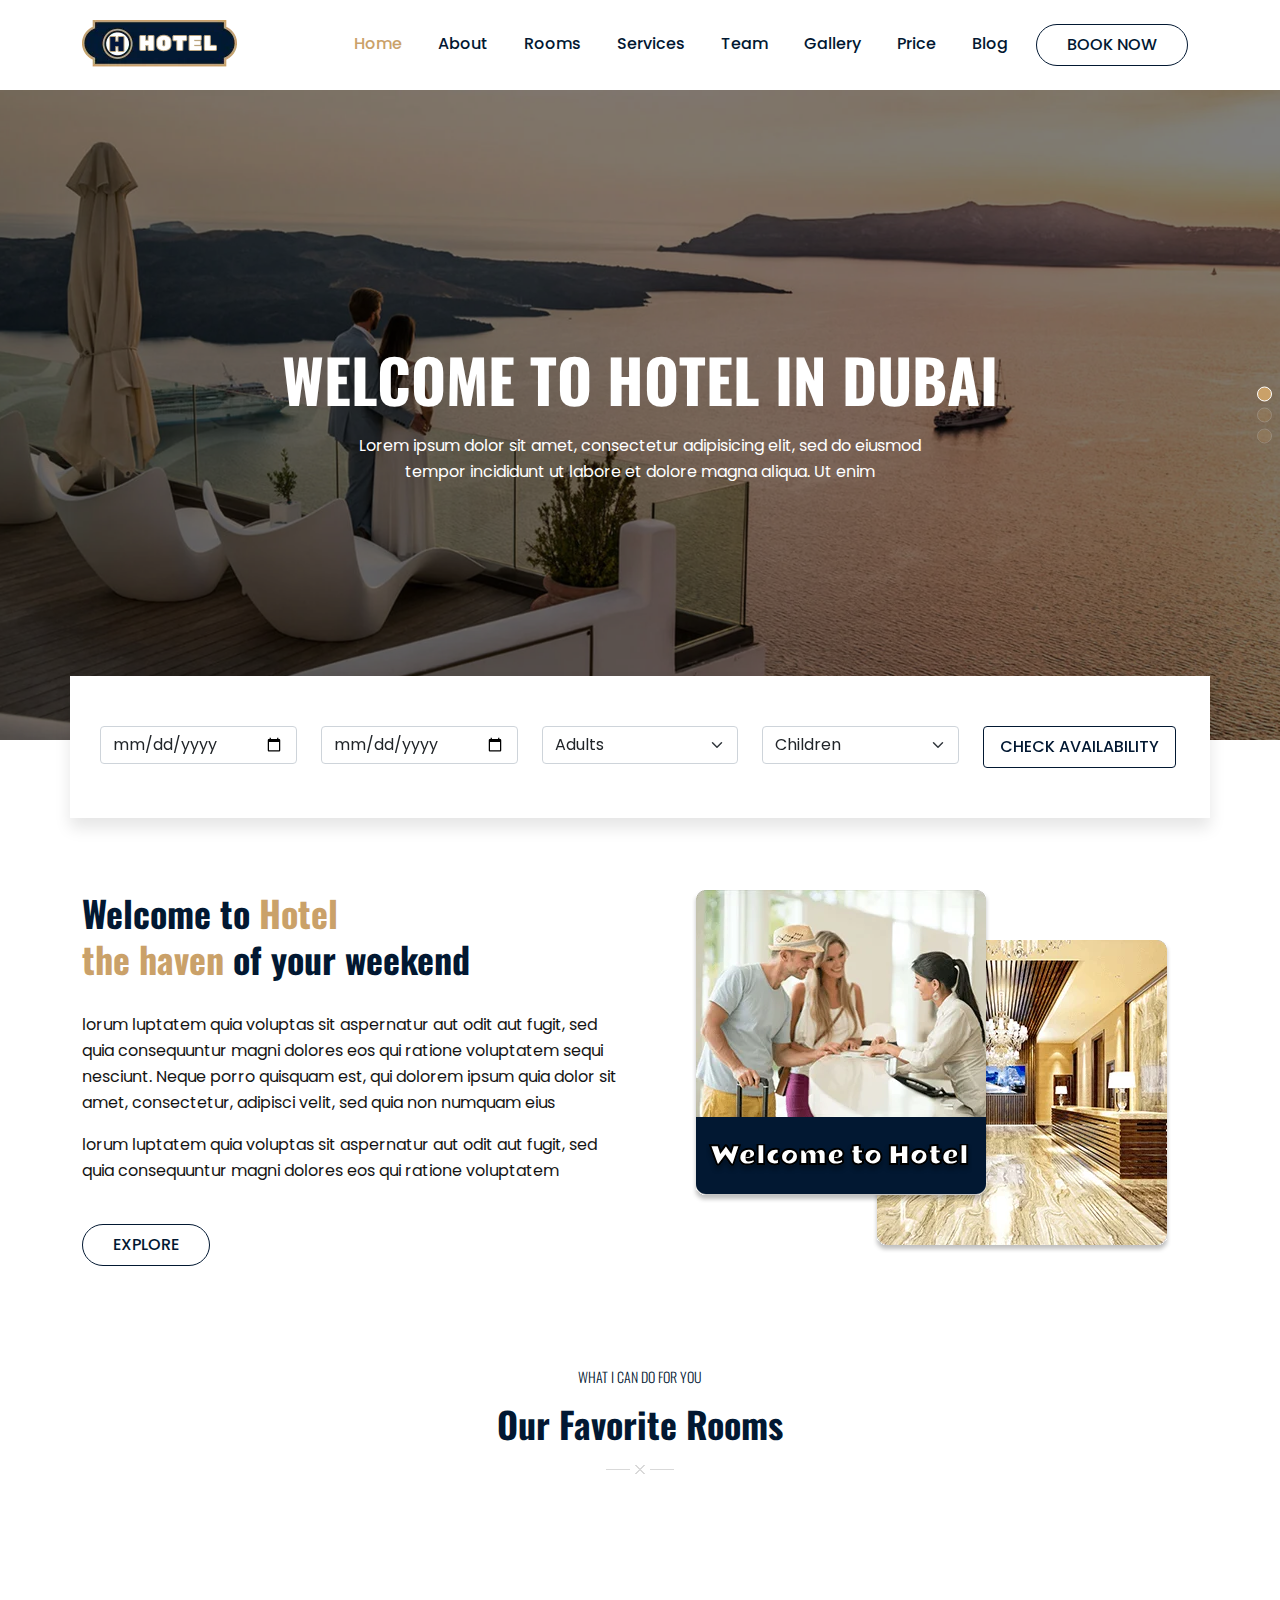
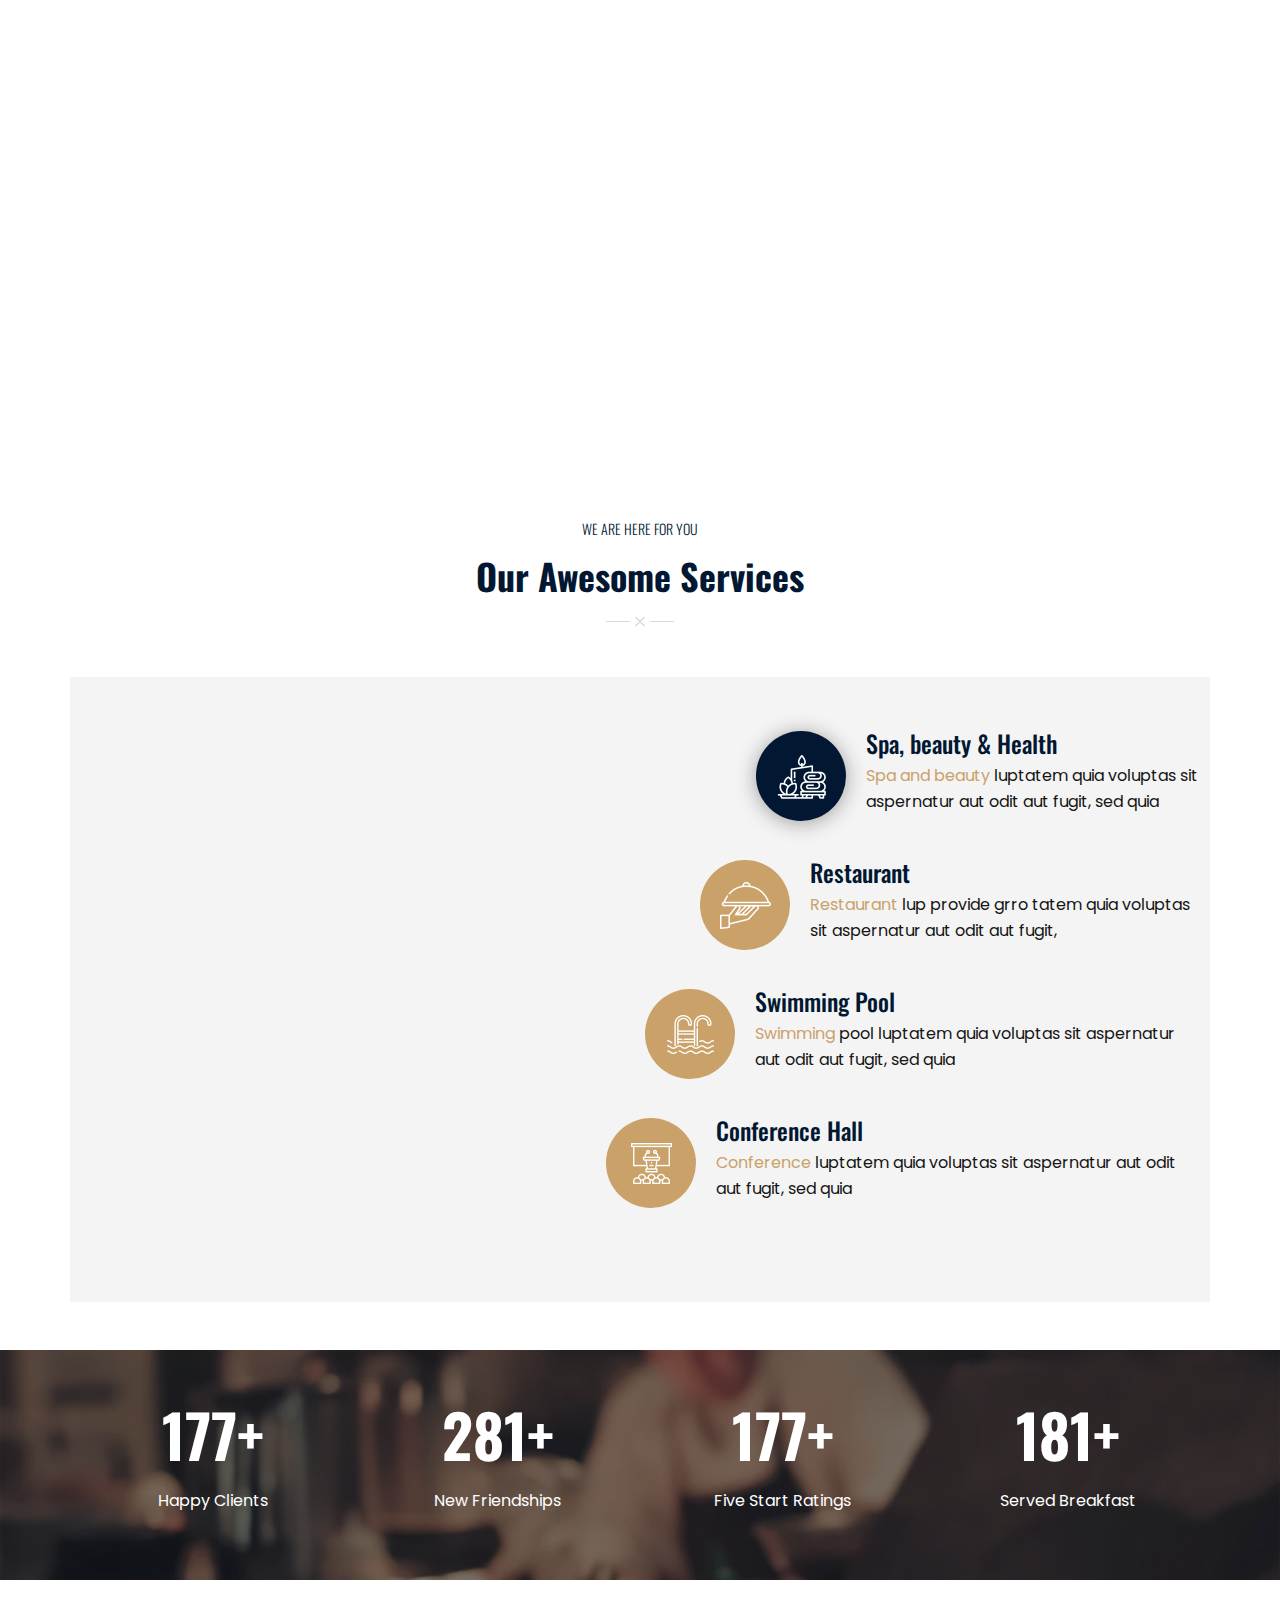
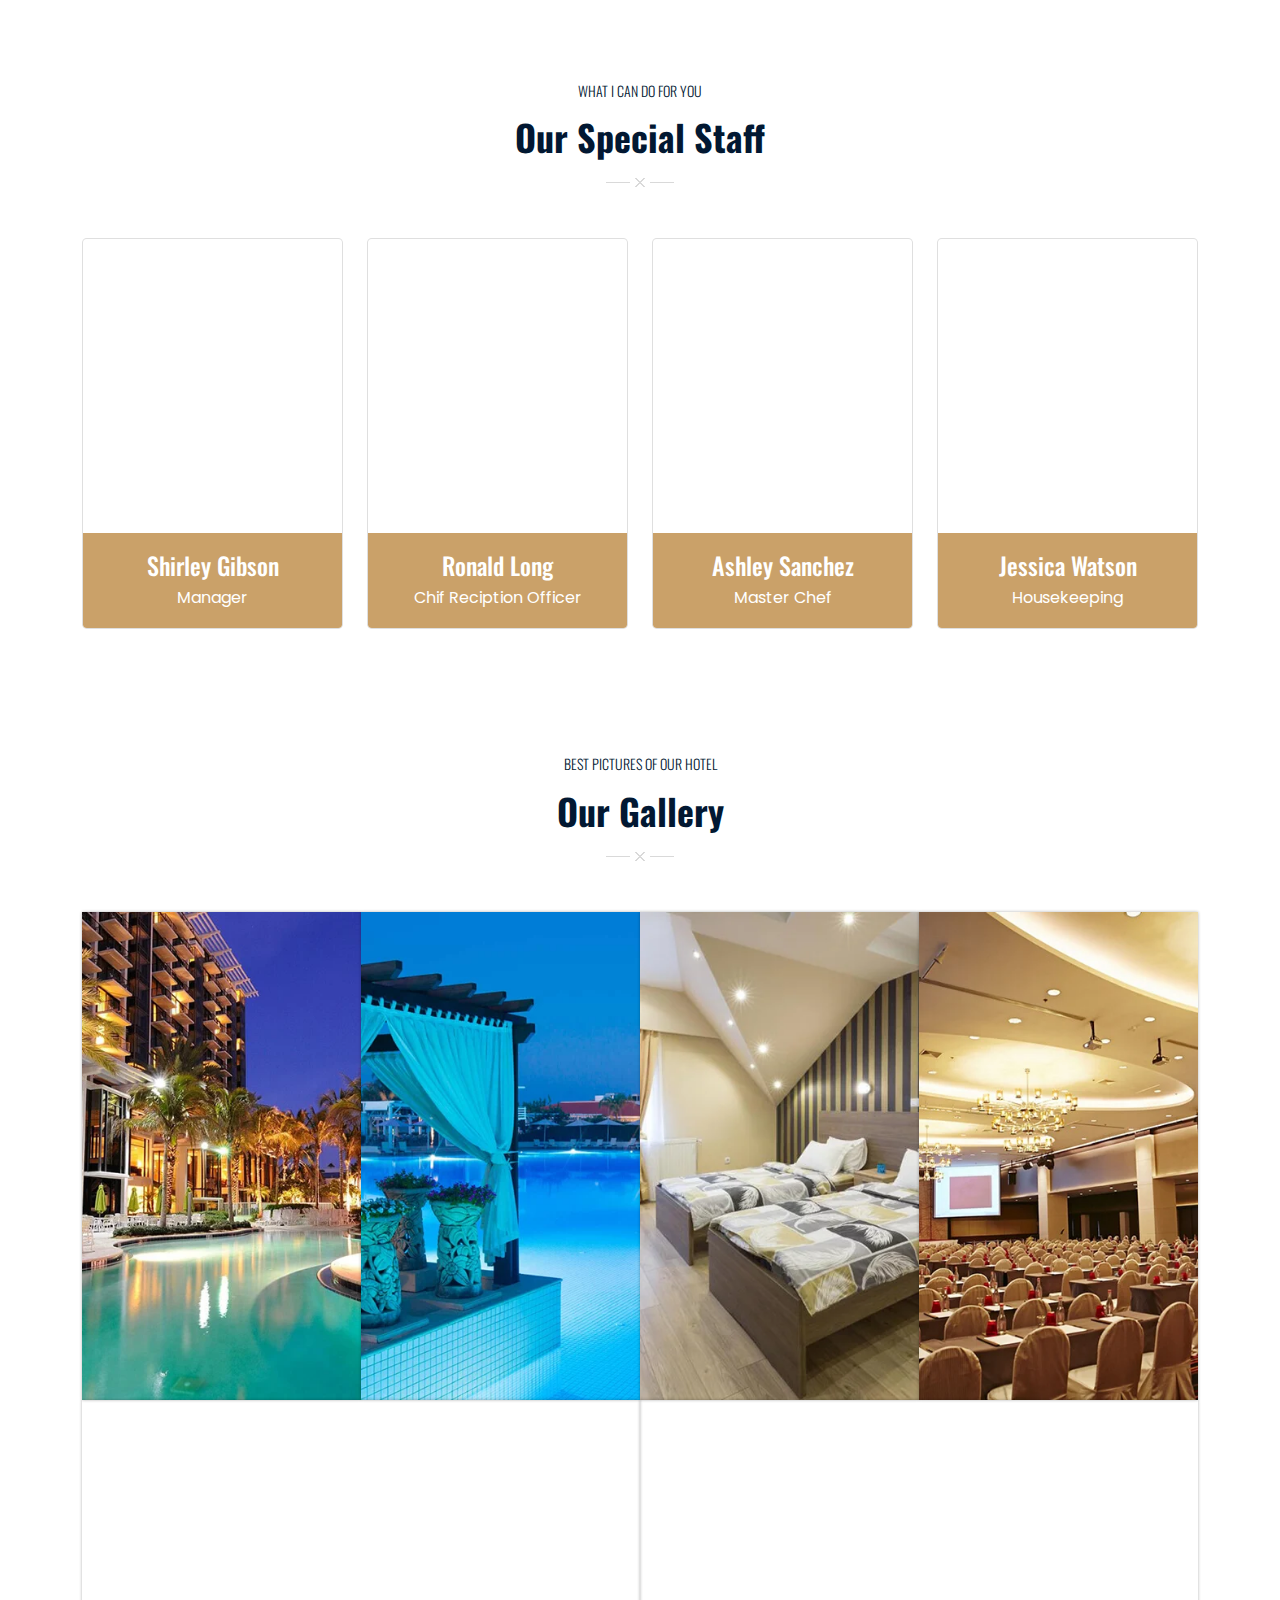
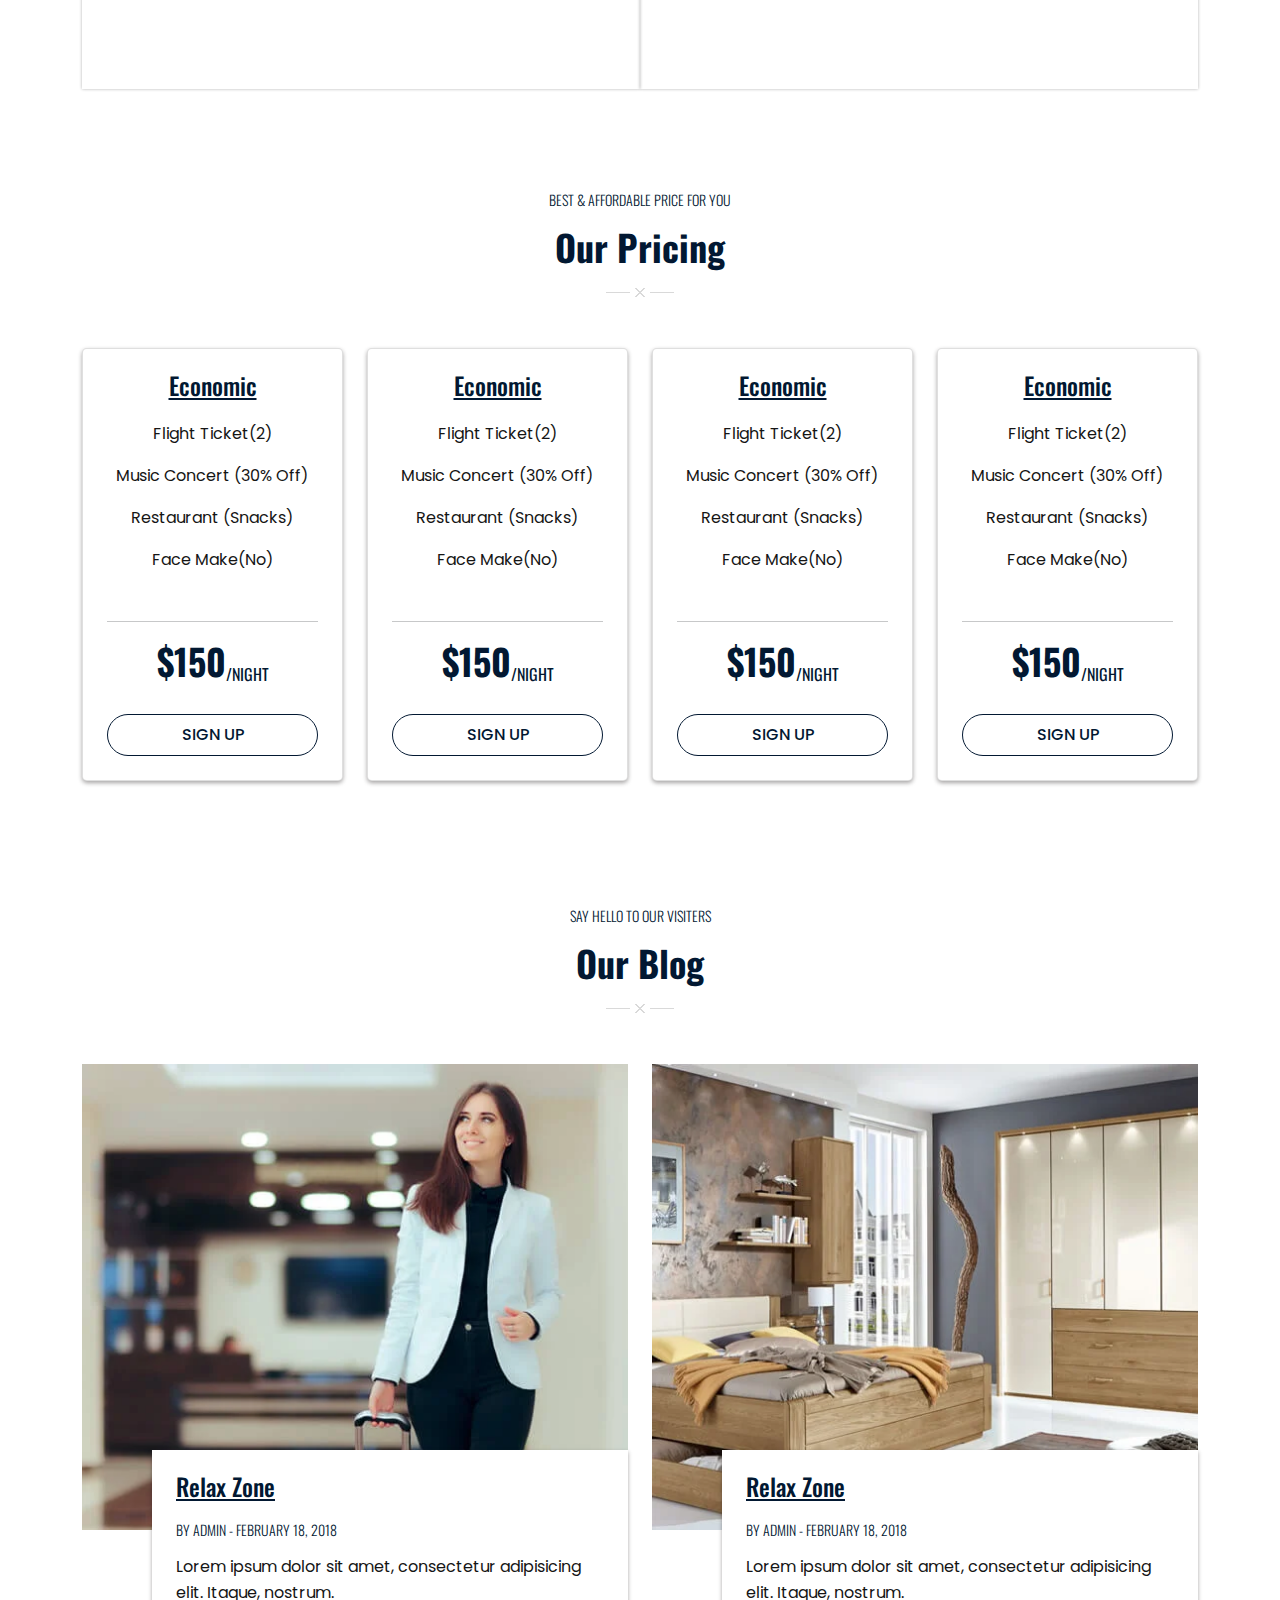
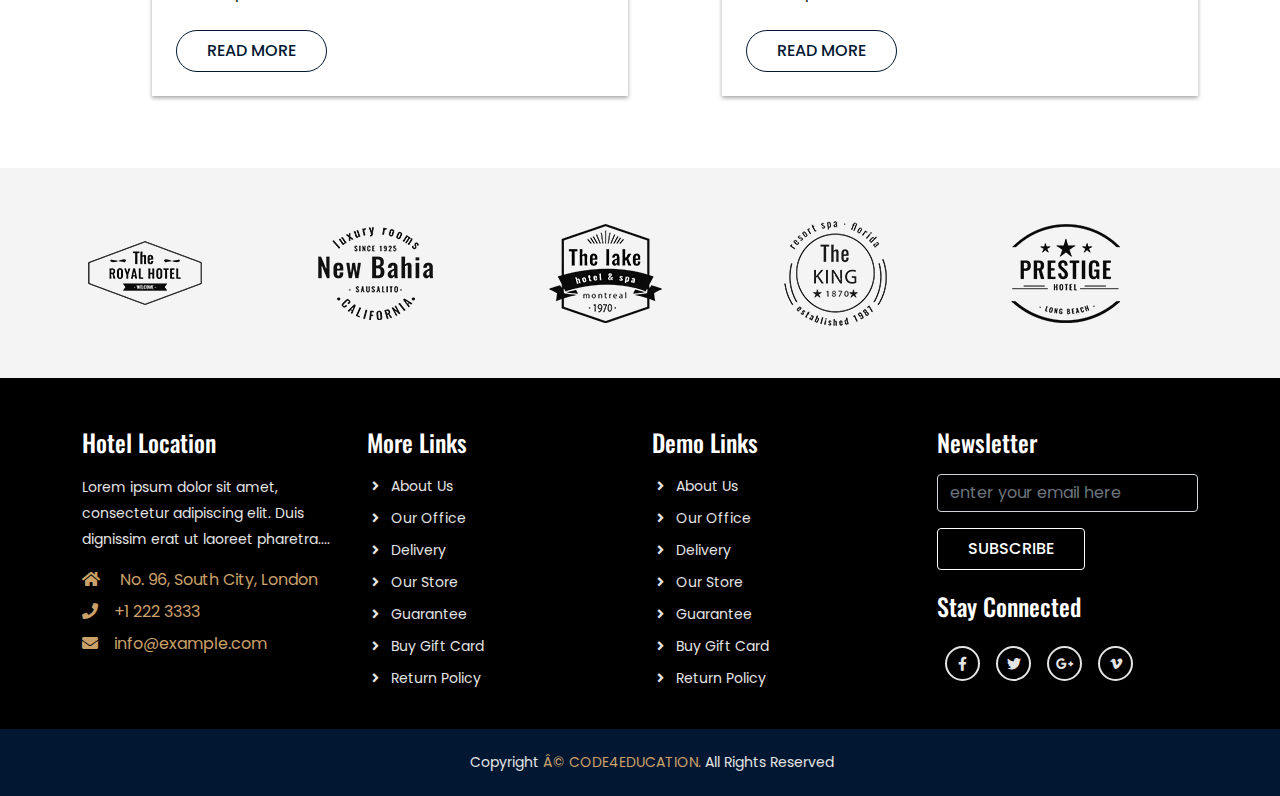
<file: Hotel_Website/index.html>
<!DOCTYPE html>
<html lang="en">

<head>
    <meta charset="UTF-8">
    <meta name="viewport" content="width=device-width, initial-scale=1.0">
    <title>Hotel Website Design by Code4education</title>

    <!-- FAVICON -->
    <link rel="icon" type="image/png" href="images/favicon.png">

    <!-- Bootstrap 5 CDN Links -->
    <link rel="stylesheet" href="css/bootstrap/bootstrap.min.css">
    <link rel="stylesheet" href="https://cdnjs.cloudflare.com/ajax/libs/font-awesome/5.15.4/css/all.min.css">

    <!-- Link Swiper's CSS -->
    <link rel="stylesheet" href="css/swiper/swiper-bundle.min.css">

    <!-- Custom File's Link -->
    <link rel="stylesheet" href="css/style.css">
    <link rel="stylesheet" href="css/responsive-style.css">

</head>
<body data-bs-spy="scroll" data-bs-target=".navbar" data-bs-offset="100">



<header class="header_wrapper">
    <nav class="navbar navbar-expand-lg">
        <div class="container">

            <a class="navbar-brand" href="#">
                <img src="images/logo.png" alt="logo" class="img-fluid">
            </a>

            <button class="navbar-toggler" type="button" data-bs-toggle="collapse" data-bs-target="#navbarNav" aria-controls="navbarNav" aria-expanded="false" aria-label="Toggle navigation">
                   <!--<span class="navbar-toggler-icon"></span>-->
                <i class="fas fa-stream navbar-toggler-icon"></i>
            </button>



            <div class="collapse navbar-collapse justify-content-end" id="navbarNav">
                <ul class="navbar-nav menu-navbar-nav">
                    <li class="nav-item">
                        <a class="nav-link active" aria-current="page" href="#phone">Home</a>
                    </li>
                    <li class="nav-item">
                        <a class="nav-link" href="#about">About</a>
                    </li>
                    <li class="nav-item">
                        <a class="nav-link" href="#rooms">Rooms</a>
                    </li>
                    <li class="nav-item">
                        <a class="nav-link" href="#services">Services</a>
                    </li>
                    <li class="nav-item">
                        <a class="nav-link" href="#team">Team</a>
                    </li>
                    <li class="nav-item">
                        <a class="nav-link" href="#gallery">Gallery</a>
                    </li>
                    <li class="nav-item">
                        <a class="nav-link" href="#price">Price</a>
                    </li>
                    <li class="nav-item">
                        <a class="nav-link" href="#blog">Blog</a>
                    </li>

                    <li class="nav-item mt-3 mt-lg-0">
                        <a class="main-btn" href="#">Book Now</a>
                    </li>

                </ul>
            </div>
        </div>
    </nav>
</header>



<!--Banner section-->

<section id="home" class="banner_wrapper p-0">
    <div class="swiper mySwiper">
        <div class="swiper-wrapper">
            <!--======= First Slider ========-->
            <div class="swiper-slide" style="background-image: url(./images/slider/slider1.webp)">
                <div class="slide-caption text-center">
                    <div>
                        <h1>welcome to hotel in Dubai</h1>
                        <p>Lorem ipsum dolor sit amet, consectetur adipisicing elit, sed do eiusmod tempor
                            incididunt ut labore et dolore magna aliqua. Ut enim </p>
                    </div>
                </div>
            </div>

            <!--======= Second Slider ========-->
            <div class="swiper-slide" style="background-image: url(./images/slider/slider2.webp)">
                <div class="slide-caption text-center">
                    <div>
                        <h1>welcome to hotel in Dubai</h1>
                        <p>Lorem ipsum dolor sit amet, consectetur adipisicing elit, sed do eiusmod tempor
                            incididunt ut labore et dolore magna aliqua. Ut enim </p>
                    </div>
                </div>
            </div>

            <!--======= Third Slider ========-->
            <div class="swiper-slide" style="background-image: url(./images/slider/slider1.webp)">
                <div class="slide-caption text-center">
                    <div>
                        <h1>welcome to hotel in Dubai</h1>
                        <p>Lorem ipsum dolor sit amet, consectetur adipisicing elit, sed do eiusmod tempor
                            incididunt ut labore et dolore magna aliqua. Ut enim </p>
                    </div>
                </div>
            </div>

        </div>
        <div class="swiper-pagination"></div>
    </div>

<!--============= Booking Area =============-->
        <div class="container booking-area">
            <form class="row">
                <div class="col-lg mb-3 mb-lg-0">
                    <input type="date" class="form-control" placeholder="Date">
                </div>
                <div class="col-lg mb-3 mb-lg-0">
                    <input type="date" class="form-control" placeholder="Date">
                </div>
                <div class="col-lg mb-3 mb-lg-0">
                    <select class="form-select">
                        <option selected>Adults</option>
                        <option value="1">1</option>
                        <option value="2">2</option>
                        <option value="3">3</option>
                        <option value="4">4</option>
                        <option value="5">5</option>
                        <option value="6">6</option>
                    </select>
                </div>
                <div class="col-lg mb-3 mb-lg-0">
                    <select class="form-select">
                        <option selected>Children</option>
                        <option value="1">1</option>
                        <option value="2">2</option>
                        <option value="3">3</option>
                        <option value="4">4</option>
                        <option value="5">5</option>
                        <option value="6">6</option>
                    </select>
                </div>
                <div class="col-lg mb-3 mb-lg-0">
                    <button type="submit" class="main-btn rounded-2 px-lg-3">Check Availability</button>
                </div>
            </form>
        </div>
</section>


<!-- About section -->
<section id="about" class="about_wrapper">
    <div class="container">
        <div class="row flex-lg-row flex-column-reverse ">
            <div class="col-lg-6 text-center text-lg-start">
                <h3>Welcome to <span>Hotel <br class="d-none d-lg-block">
                            the haven</span> of your weekend</h3>
                <p>lorum luptatem quia voluptas sit aspernatur aut odit aut fugit, sed quia consequuntur magni
                    dolores eos qui ratione voluptatem sequi nesciunt. Neque porro quisquam est, qui dolorem ipsum
                    quia dolor sit amet, consectetur, adipisci velit, sed quia non numquam eius</p>
                <p>lorum luptatem quia voluptas sit aspernatur aut odit aut fugit, sed quia consequuntur magni
                    dolores eos qui ratione voluptatem</p>
                <a href="#" class="main-btn mt-4">Explore</a>
            </div>
            <div class="col-lg-6 mb-4 mb-lg-0 ps-lg-4 text-center">
                <img decoding="async" src="images/about-img.svg" class="img-fluid" alt="About Us">
            </div>
        </div>
    </div>
</section>
<!-- About section exit -->


<!-- Rooms section -->
<section id="rooms" class="rooms_wrapper">
    <div class="container-fluid">

<!--=========================== Title ===============================-->
        <div class="row">
            <div class="col-sm-12 section-title text-center mb-5">
                <h6>What I can do for you</h6>
                <h3>Our Favorite Rooms</h3>
            </div>
        </div>

<!--===========================  images  ===============================-->

        <div class="row m-0">

            <div class="col-md-4 mb-4 mb-lg-0">
                <div class="room-item">
                    <img decoding="async" src="./images/room/room1.webp" class="img-fluid">
                    <div class="room-item-wrap">
                        <div class="room-content">
                            <h5 class="text-white mb-lg-5 text-decoration-underline">Royal Suit</h5>
                            <p class="text-white">Discover five of our favourite dresses from our new collection that
                                are destined to be worn and loved immediately</p>
                            <p class="text-white fw-bold mt-lg-4">$220 / Per Night</p>
                            <a class="main-btn border-white text-white mt-lg-5" href="#">Book now</a>
                        </div>
                    </div>
                </div>
            </div>

            <div class="col-md-4 mb-4 mb-lg-0">
                <div class="room-item">
                    <img decoding="async" src="./images/room/room2.webp" class="img-fluid">
                    <div class="room-item-wrap">
                        <div class="room-content">
                            <h5 class="text-white mb-lg-5 text-decoration-underline">Royal Suit</h5>
                            <p class="text-white">Discover five of our favourite dresses from our new collection that
                                are destined to be worn and loved immediately</p>
                            <p class="text-white fw-bold mt-lg-4">$220 / Per Night</p>
                            <a class="main-btn border-white text-white mt-lg-5" href="#">Book now</a>
                        </div>
                    </div>
                </div>
            </div>

            <div class="col-md-4 mb-4 mb-lg-0">
                <div class="room-item">
                    <img decoding="async" src="./images/room/room3.webp" class="img-fluid">
                    <div class="room-item-wrap">
                        <div class="room-content">
                            <h5 class="text-white mb-lg-5 text-decoration-underline">Royal Suit</h5>
                            <p class="text-white">Discover five of our favourite dresses from our new collection that
                                are destined to be worn and loved immediately</p>
                            <p class="text-white fw-bold mt-lg-4">$220 / Per Night</p>
                            <a class="main-btn border-white text-white mt-lg-5" href="#">Book now</a>
                        </div>
                    </div>
                </div>
            </div>


        </div>
        <!--////////////-->
    </div>
</section>
<!-- Rooms Section Exit -->



<!-- Services section -->
<section id="services" class="services_wrapper">
    <div class="container">

        <!--===================  title ========================-->

        <div class="row">
            <div class="col-sm-12 section-title text-center mb-5">
                <h6>We Are Here For You</h6>
                <h3>Our Awesome Services</h3>
            </div>
        </div>

        <!--===================================================-->


        <div class="row align-items-center service-item-wrap">


            <div class="col-lg-7 p-lg-0">
                <!--Service Area Start-->
                <div class="tab-content" id="myTabContent">

                    <div class="tab-pane fade active show" id="spa" role="tabpanel">
                        <img decoding="async" src="./images/services/service1.webp" alt="">
                    </div>

                    <div class="tab-pane fade" id="restaurent" role="tabpanel">
                        <img decoding="async" src="./images/services/service2.webp" alt="">
                    </div>

                    <div class="tab-pane fade" id="swimming" role="tabpanel">
                        <img decoding="async" src="images/services/service3.webp" alt="">
                    </div>

                    <div class="tab-pane fade" id="conference" role="tabpanel">
                        <img decoding="async" src="./images/services/service6.webp" alt="">
                    </div>

                </div>
                <!--Service Area End-->
            </div>



            <div class="col-lg-5 position-relative">
                <!--Service Tab Menu Area Start-->
                <div class="service-menu-area">
                    <ul class="nav">


                        <li>
                            <a data-bs-toggle="tab" href="#spa" class="active">
                                    <span class="service-icon">
                                        <img decoding="async" src="./images/services/service-icon1.webp" alt="">
                                    </span>
                                <h5>Spa, beauty & Health</h5>
                                <p><span>Spa and beauty </span>luptatem quia voluptas sit aspernatur aut odit aut
                                    fugit, sed quia </p>
                            </a>
                        </li>


                        <li>
                            <a data-bs-toggle="tab" href="#restaurent">
                                    <span class="service-icon">
                                        <img decoding="async" src="./images/services/service-icon2.webp" alt="">
                                    </span>
                                <h5>Restaurant</h5>
                                <p><span>Restaurant</span> lup provide grro tatem quia voluptas sit aspernatur aut
                                    odit aut fugit, </p>
                            </a>
                        </li>


                        <li>
                            <a data-bs-toggle="tab" href="#swimming">
                                    <span class="service-icon">
                                        <img decoding="async" src="./images/services/service-icon3.webp" alt="">
                                    </span>
                                <h5>Swimming Pool</h5>
                                <p><span>Swimming</span> pool luptatem quia voluptas sit aspernatur aut odit aut
                                    fugit, sed quia </p>
                            </a>
                        </li>


                        <li>
                            <a data-bs-toggle="tab" href="#conference">
                                    <span class="service-icon">
                                        <img decoding="async" src="./images/services/service-icon4.webp" alt="">
                                    </span>
                                <h5>Conference Hall</h5>
                                <p><span>Conference</span> luptatem quia voluptas sit aspernatur aut odit aut fugit,
                                    sed quia </p>
                            </a>
                        </li>


                    </ul>
                </div>
                <!--Service Tab Menu Area End-->
            </div>
        </div>
    </div>


    <!--==================== Count section  ==========================-->


    <div class="counter mt-5">
        <div class="container">
            <div class="row text-center">

                <div class="col-md-3 mb-lg-0 mb-md-0 mb-5">
                    <h1>
                        <span id="count1"></span>+
                    </h1>
                    <p>Happy Clients</p>
                </div>

                <div class="col-md-3 mb-lg-0 mb-md-0 mb-5">
                         <h1>
                            <span id="count2"></span>+
                         </h1>
                        <p>New Friendships</p>
                </div>

                <div class="col-md-3 mb-lg-0 mb-md-0 mb-5">
                        <h1>
                            <span id="count3"></span>+
                        </h1>
                        <p>Five Start Ratings</p>
                </div>

                <div class="col-md-3 mb-lg-0 mb-md-0 mb-5">
                         <h1>
                             <span id="count4"></span>+
                        </h1>
                        <p>Served Breakfast</p>
                </div>

            </div>
        </div>
    </div>

</section>
<!-- Services section Exit -->


<!-- Team section -->
<section id="team" class="team_wrapper">
    <div class="container">


      <!--==================== title =============================-->

        <div class="row">
            <div class="col-sm-12 section-title text-center mb-5">
                <h6>What I can do for you</h6>
                <h3>Our Special Staff</h3>
            </div>
        </div>





        <div class="row">

            <!--================ team 001 =====================-->

            <div class="col-lg-3 col-md-6 mb-4">
                <div class="card p-0 rounded-3">
                    <img decoding="async" src="images/team/team1.webp" class="img-fluid rounded-3" />
                    <div class="team-info">
                        <h5>Shirley Gibson</h5>
                        <p>Manager</p>
                        <ul class="social-network">
                            <li><a href="#"><i class="fab fa-facebook-f"></i></a></li>
                            <li><a href="#"><i class="fab fa-twitter"></i></a></li>
                            <li><a href="#"><i class="fab fa-google-plus-g"></i></a></li>
                            <li><a href="#"><i class="fab fa-vimeo-v"></i></a></li>
                        </ul>
                    </div>
                </div>
            </div>

            <!--================ team 002 =====================-->


            <div class="col-lg-3 col-md-6 mb-4">
                <div class="card p-0 rounded-3">
                    <img decoding="async" src="images/team/team2.webp" class="img-fluid rounded-3" />
                    <div class="team-info">
                        <h5>Ronald Long</h5>
                        <p>Chif Reciption Officer</p>
                        <ul class="social-network">
                            <li><a href="#"><i class="fab fa-facebook-f"></i></a></li>
                            <li><a href="#"><i class="fab fa-twitter"></i></a></li>
                            <li><a href="#"><i class="fab fa-google-plus-g"></i></a></li>
                            <li><a href="#"><i class="fab fa-vimeo-v"></i></a></li>
                        </ul>
                    </div>
                </div>
            </div>


            <!--================ team 003 =====================-->


            <div class="col-lg-3 col-md-6 mb-4">
                <div class="card p-0 rounded-3">
                    <img decoding="async" src="images/team/team3.webp" class="img-fluid rounded-3" />
                    <div class="team-info">
                        <h5>Ashley Sanchez</h5>
                        <p>Master Chef</p>
                        <ul class="social-network">
                            <li><a href="#"><i class="fab fa-facebook-f"></i></a></li>
                            <li><a href="#"><i class="fab fa-twitter"></i></a></li>
                            <li><a href="#"><i class="fab fa-google-plus-g"></i></a></li>
                            <li><a href="#"><i class="fab fa-vimeo-v"></i></a></li>
                        </ul>
                    </div>
                </div>
            </div>

            <!--================ team 004 =====================-->


            <div class="col-lg-3 col-md-6 mb-4">
                <div class="card p-0 rounded-3">
                    <img decoding="async" src="images/team/team4.webp" class="img-fluid rounded-3" />
                    <div class="team-info">
                        <h5>Jessica Watson</h5>
                        <p>Housekeeping</p>
                        <ul class="social-network">
                            <li><a href="#"><i class="fab fa-facebook-f"></i></a></li>
                            <li><a href="#"><i class="fab fa-twitter"></i></a></li>
                            <li><a href="#"><i class="fab fa-google-plus-g"></i></a></li>
                            <li><a href="#"><i class="fab fa-vimeo-v"></i></a></li>
                        </ul>
                    </div>
                </div>
            </div>



        </div>


    </div>
</section>
<!-- Team Section Exit  -->


<!-- Gallery section -->

<section id="gallery" class="gallery_wrapper">
    <div class="container">

        <!--=================== main title ===========================-->

        <div class="row">
            <div class="col-sm-12 section-title text-center mb-5">
                <h6>Best Pictures Of Our Hotel</h6>
                <h3>Our Gallery</h3>
            </div>
        </div>


        <div class="row g-0">

            <!--=================== image 001 ===========================-->

            <div class="col-lg-3 col-md-6 gallery-item">
                <img decoding="async" src="./images/gallery/1.webp" class="img-fluid w-100">
                <div class="gallery-item-content"></div>
            </div>

            <!--=================== image 002 ===========================-->

            <div class="col-lg-3 col-md-6 gallery-item">
                <img decoding="async" src="./images/gallery/2.webp" class="img-fluid w-100">
                <div class="gallery-item-content"></div>
            </div>

            <!--=================== image 003 ===========================-->

            <div class="col-lg-3 col-md-6 gallery-item">
                <img decoding="async" src="./images/gallery/3.webp" class="img-fluid w-100">
                <div class="gallery-item-content"></div>
            </div>

            <!--=================== image 004 ===========================-->

            <div class="col-lg-3 col-md-6 gallery-item">
                <img decoding="async" src="./images/gallery/4.webp" class="img-fluid w-100">
                <div class="gallery-item-content"></div>
            </div>


            <!--=================== image 005 ===========================-->

            <div class="col-md-6 gallery-item">
                <img decoding="async" src="./images/gallery/5.webp" class="img-fluid w-100">
                <div class="gallery-item-content"> </div>
            </div>

            <!--=================== image 006 ===========================-->

            <div class="col-md-6 gallery-item">
                <img decoding="async" src="./images/gallery/6.webp" class="img-fluid w-100">
                <div class="gallery-item-content"> </div>
            </div>

        </div>


    </div>
</section>

<!-- Gallery Section Exit -->


<!-- Pricing section -->
<section id="price" class="price_wrapper">
    <div class="container">

        <!--============================ main title =============================-->

        <div class="row">
            <div class="col-sm-12 section-title text-center mb-5">
                <h6>Best & Affordable Price for you</h6>
                <h3>Our Pricing</h3>
            </div>
        </div>



        <div class="row">
            <div class="col-lg-3 col-md-6 mb-4">
                <div class="card p-4 text-center rounded-3">
                    <h5 class="text-decoration-underline mb-4">Economic</h5>
                    <ul class="list-unstyled">
                        <li>
                            <p>Flight Ticket(2)</p>
                        </li>
                        <li>
                            <p>Music Concert (30% Off)</p>
                        </li>
                        <li>
                            <p>Restaurant (Snacks)</p>
                        </li>
                        <li>
                            <p>Face Make(No)</p>
                        </li>
                    </ul>
                    <hr />
                    <h3>$150<sub class="fs-6 fw-normal">/NIGHT</sub></h3>
                    <a href="#" class="main-btn">Sign Up</a>
                </div>
            </div>
            <div class="col-lg-3 col-md-6 mb-4">
                <div class="card p-4 text-center rounded-3">
                    <h5 class="text-decoration-underline mb-4">Economic</h5>
                    <ul class="list-unstyled">
                        <li>
                            <p>Flight Ticket(2)</p>
                        </li>
                        <li>
                            <p>Music Concert (30% Off)</p>
                        </li>
                        <li>
                            <p>Restaurant (Snacks)</p>
                        </li>
                        <li>
                            <p>Face Make(No)</p>
                        </li>
                    </ul>
                    <hr />
                    <h3>$150<sub class="fs-6 fw-normal">/NIGHT</sub></h3>
                    <a href="#" class="main-btn">Sign Up</a>
                </div>
            </div>
            <div class="col-lg-3 col-md-6 mb-4">
                <div class="card p-4 text-center rounded-3">
                    <h5 class="text-decoration-underline mb-4">Economic</h5>
                    <ul class="list-unstyled">
                        <li>
                            <p>Flight Ticket(2)</p>
                        </li>
                        <li>
                            <p>Music Concert (30% Off)</p>
                        </li>
                        <li>
                            <p>Restaurant (Snacks)</p>
                        </li>
                        <li>
                            <p>Face Make(No)</p>
                        </li>
                    </ul>
                    <hr />
                    <h3>$150<sub class="fs-6 fw-normal">/NIGHT</sub></h3>
                    <a href="#" class="main-btn">Sign Up</a>
                </div>
            </div>
            <div class="col-lg-3 col-md-6 mb-4">
                <div class="card p-4 text-center rounded-3">
                    <h5 class="text-decoration-underline mb-4">Economic</h5>
                    <ul class="list-unstyled">
                        <li>
                            <p>Flight Ticket(2)</p>
                        </li>
                        <li>
                            <p>Music Concert (30% Off)</p>
                        </li>
                        <li>
                            <p>Restaurant (Snacks)</p>
                        </li>
                        <li>
                            <p>Face Make(No)</p>
                        </li>
                    </ul>
                    <hr />
                    <h3>$150<sub class="fs-6 fw-normal">/NIGHT</sub></h3>
                    <a href="#" class="main-btn">Sign Up</a>
                </div>
            </div>
        </div>
    </div>
</section>
<!-- Pricing Section Exit  -->



<!-- Blog section -->
<section id="blog" class="blog_wrapper pb-0">
    <div class="container">

        <!--====================== title =======================-->

        <div class="row">
            <div class="col-sm-12 section-title text-center mb-5">
                <h6>Say Hello TO Our Visiters</h6>
                <h3>Our Blog</h3>
            </div>
        </div>

        <!--Two section-->


        <div class="row">

            <div class="col-md-6 mb-4">
                <div class="card p-0 border-0 rounded-0">
                    <img decoding="async" src="images/blog/blog1.webp" alt="">
                    <div class="blog-content bg-white p-4">
                        <h5 class="text-decoration-underline mb-4">Relax Zone</h5>
                        <h6>By Admin - February 18, 2018</h6>
                        <p class="mt-2">Lorem ipsum dolor sit amet, consectetur adipisicing elit. Itaque, nostrum.
                        </p>
                        <a href="#" class="main-btn mt-2">Read More</a>
                    </div>
                </div>
            </div>

            <div class="col-md-6 mb-4">
                <div class="card p-0 border-0 rounded-0">
                    <img decoding="async" src="images/blog/blog2.webp" alt="">
                    <div class="blog-content bg-white p-4">
                        <h5 class="text-decoration-underline mb-4">Relax Zone</h5>
                        <h6>By Admin - February 18, 2018</h6>
                        <p class="mt-2">Lorem ipsum dolor sit amet, consectetur adipisicing elit. Itaque, nostrum.
                        </p>
                        <a href="#" class="main-btn mt-2">Read More</a>
                    </div>
                </div>
            </div>


        </div>
    </div>


    <!--==================== slider =====================-->


    <div class="our-partner-slider mt-5">
        <div class="container swiper our-partner">
            <div class="swiper-wrapper">
                <div class="swiper-slide"><img decoding="async" src="images/partners/brand1.webp"></div>
                <div class="swiper-slide"><img decoding="async" src="images/partners/brand2.webp"></div>
                <div class="swiper-slide"><img decoding="async" src="images/partners/brand3.webp"></div>
                <div class="swiper-slide"><img decoding="async" src="images/partners/brand4.webp"></div>
                <div class="swiper-slide"><img decoding="async" src="images/partners/brand5.webp"></div>
                <div class="swiper-slide"><img decoding="async" src="images/partners/brand6.webp"></div>
            </div>
        </div>
    </div>


</section>
<!-- Blog Section Exit  -->


<!-- Footer section -->
<section id="contact" class="footer_wrapper mt-3 mt-md-0 pb-0">
    <div class="container pb-3">
        <div class="row">
            <div class="col-lg-3 col-md-6">
                <h5>Hotel Location</h5>
                <p class="ps-0">Lorem ipsum dolor sit amet, consectetur adipiscing elit. Duis dignissim erat ut laoreet
                    pharetra....</p>
                <div class="contact-info">
                    <ul class="list-unstyled">
                        <li><a href="#"><i class="fa fa-home me-3"></i> No. 96, South City, London</a></li>
                        <li><a href="#"><i class="fa fa-phone me-3"></i>+1 222 3333</a></li>
                        <li><a href="#"><i class="fa fa-envelope me-3"></i>info@example.com</a></li>
                    </ul>
                </div>
            </div>
            <div class="col-lg-3 col-md-6">
                <h5>More Links</h5>
                <ul class="link-widget p-0">
                    <li><a href="#">About Us</a></li>
                    <li><a href="#">Our Office</a></li>
                    <li><a href="#">Delivery</a></li>
                    <li><a href="#">Our Store</a></li>
                    <li><a href="#">Guarantee</a></li>
                    <li><a href="#">Buy Gift Card</a></li>
                    <li><a href="#">Return Policy</a></li>
                </ul>
            </div>
            <div class="col-lg-3 col-md-6">
                <h5>Demo Links</h5>
                <ul class="link-widget p-0">
                    <li><a href="#">About Us</a></li>
                    <li><a href="#">Our Office</a></li>
                    <li><a href="#">Delivery</a></li>
                    <li><a href="#">Our Store</a></li>
                    <li><a href="#">Guarantee</a></li>
                    <li><a href="#">Buy Gift Card</a></li>
                    <li><a href="#">Return Policy</a></li>
                </ul>
            </div>
            <div class="col-lg-3 col-md-6">
                <h5>Newsletter</h5>
                <div class="form-group mb-4">
                    <input type="email" class="form-control bg-transparent" placeholder="enter your email here">
                    <button type="submit" class="main-btn rounded-2 mt-3 border-white text-white">Subscribe</button>
                </div>
                <h5>Stay Connected</h5>
                <ul class="social-network d-flex align-items-center p-0">
                    <li><a href="#"><i class="fab fa-facebook-f"></i></a></li>
                    <li><a href="#"><i class="fab fa-twitter"></i></a></li>
                    <li><a href="#"><i class="fab fa-google-plus-g"></i></a></li>
                    <li><a href="#"><i class="fab fa-vimeo-v"></i></a></li>
                </ul>
            </div>
        </div>
    </div>
    <div class="container-fluid copyright-section">
        <p>Copyright <a href="#">Â© CODE4EDUCATION.</a> All Rights Reserved</p>
    </div>
</section>
<!-- Footer section exit -->









<!-- Bootstrap 5 JS CDN Links -->
<script src="js/popper.min.js"></script>
<script src="js/bootstrap.min.js"></script>

<script src="js/swiper-bundle.min.js"></script>

<script src="js/main.js">
</script>
</body>
</html>
</file>
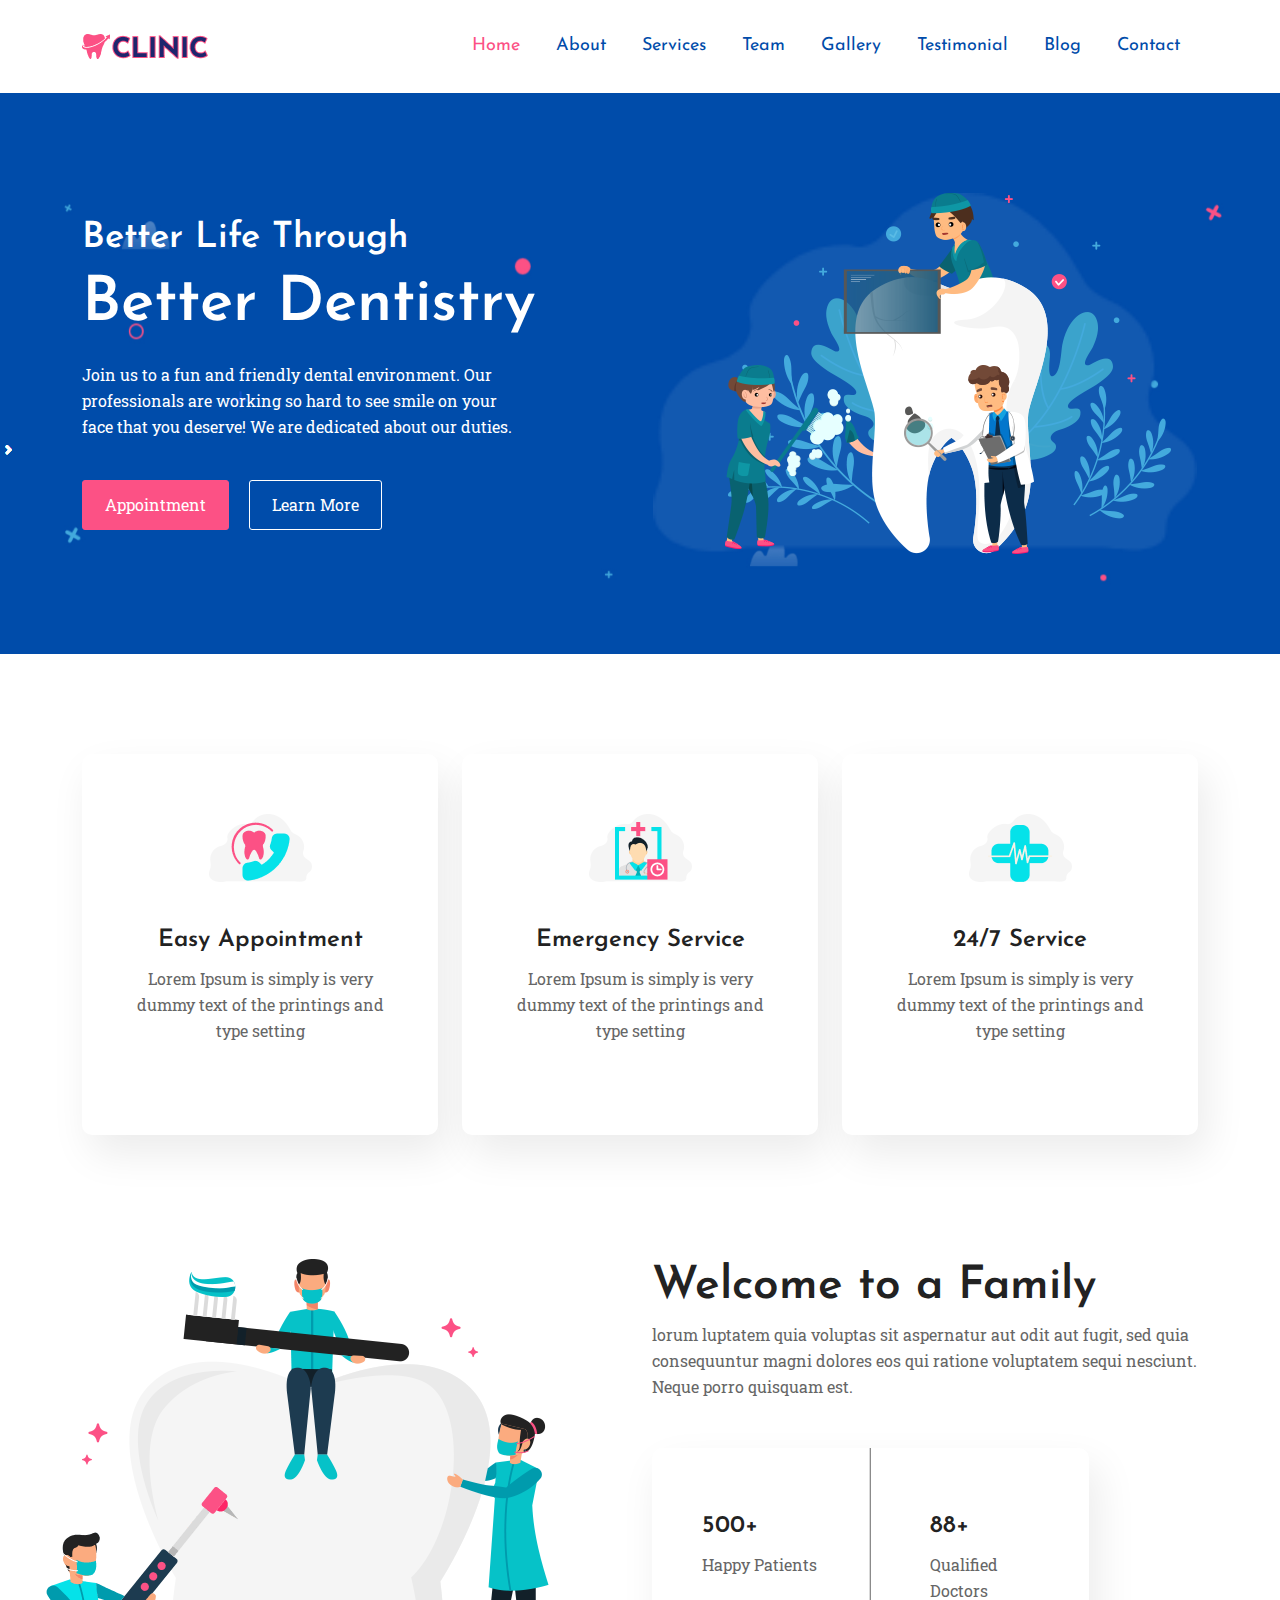
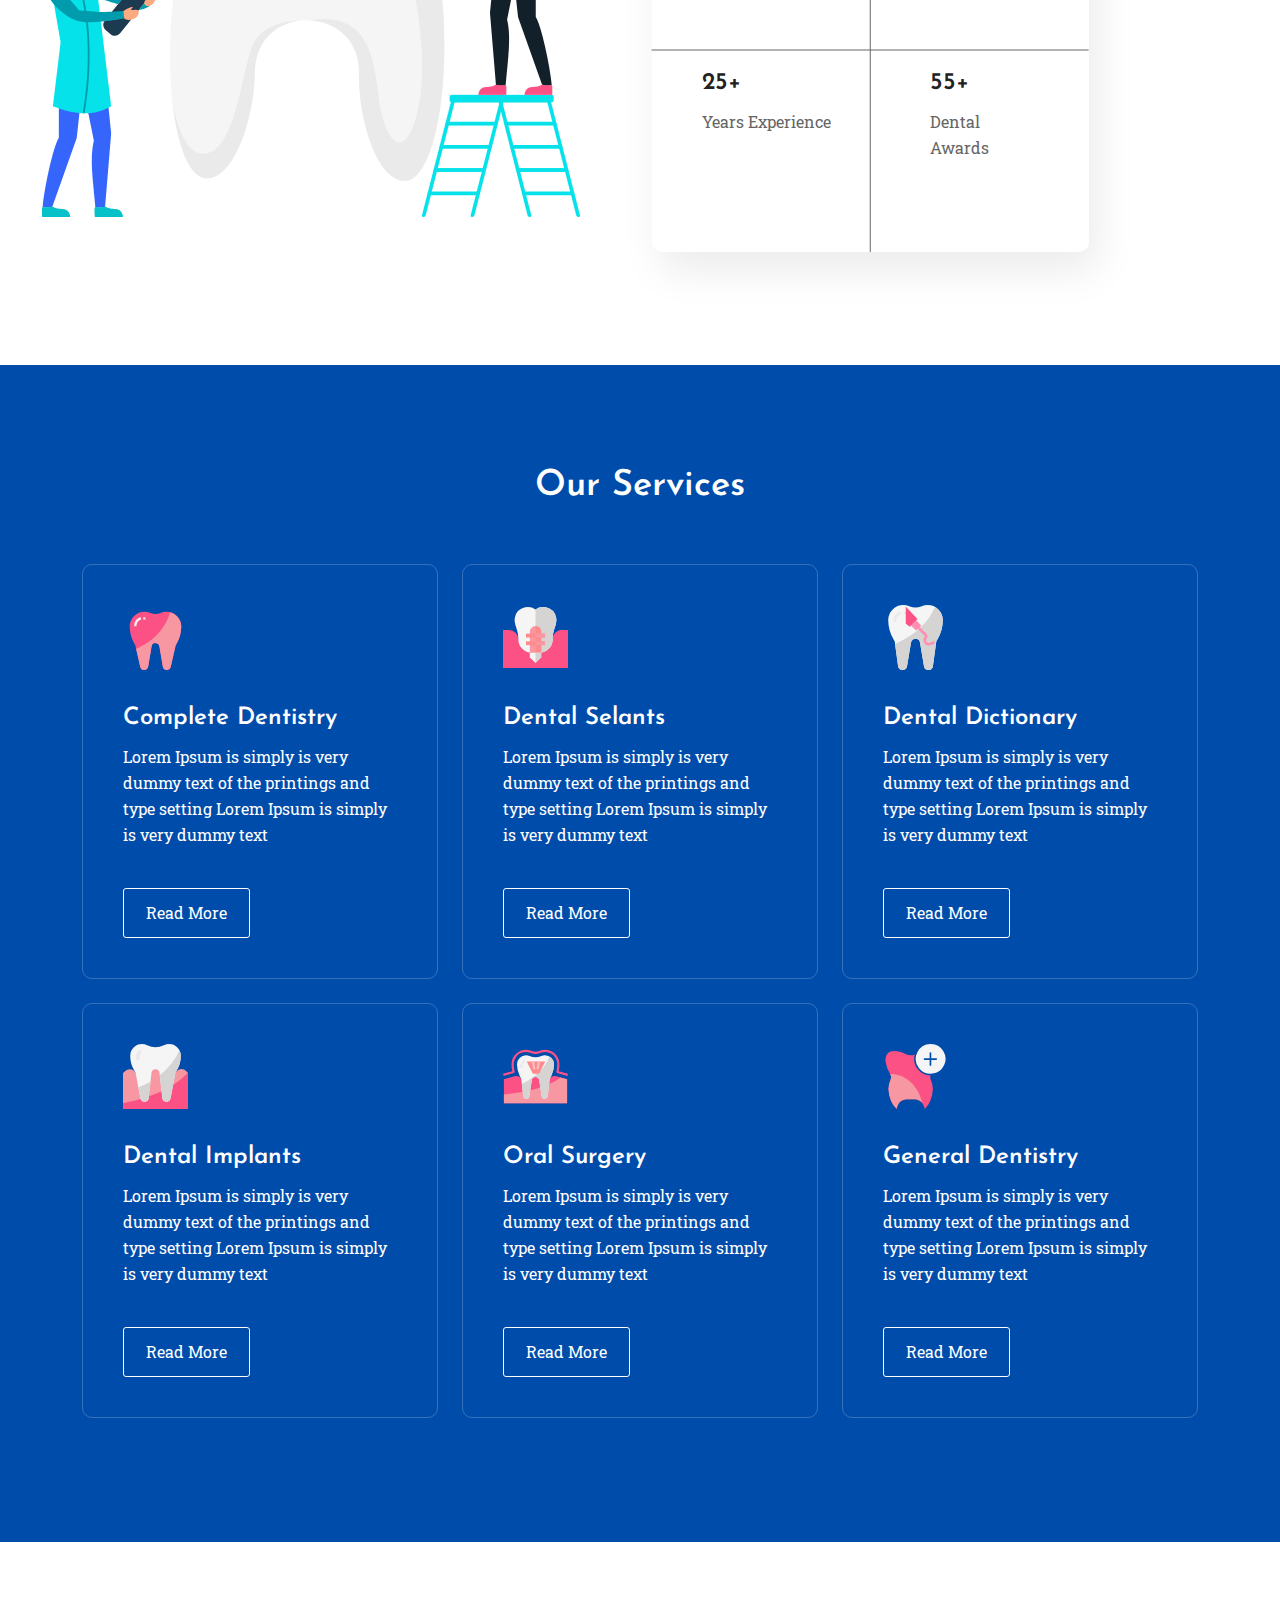
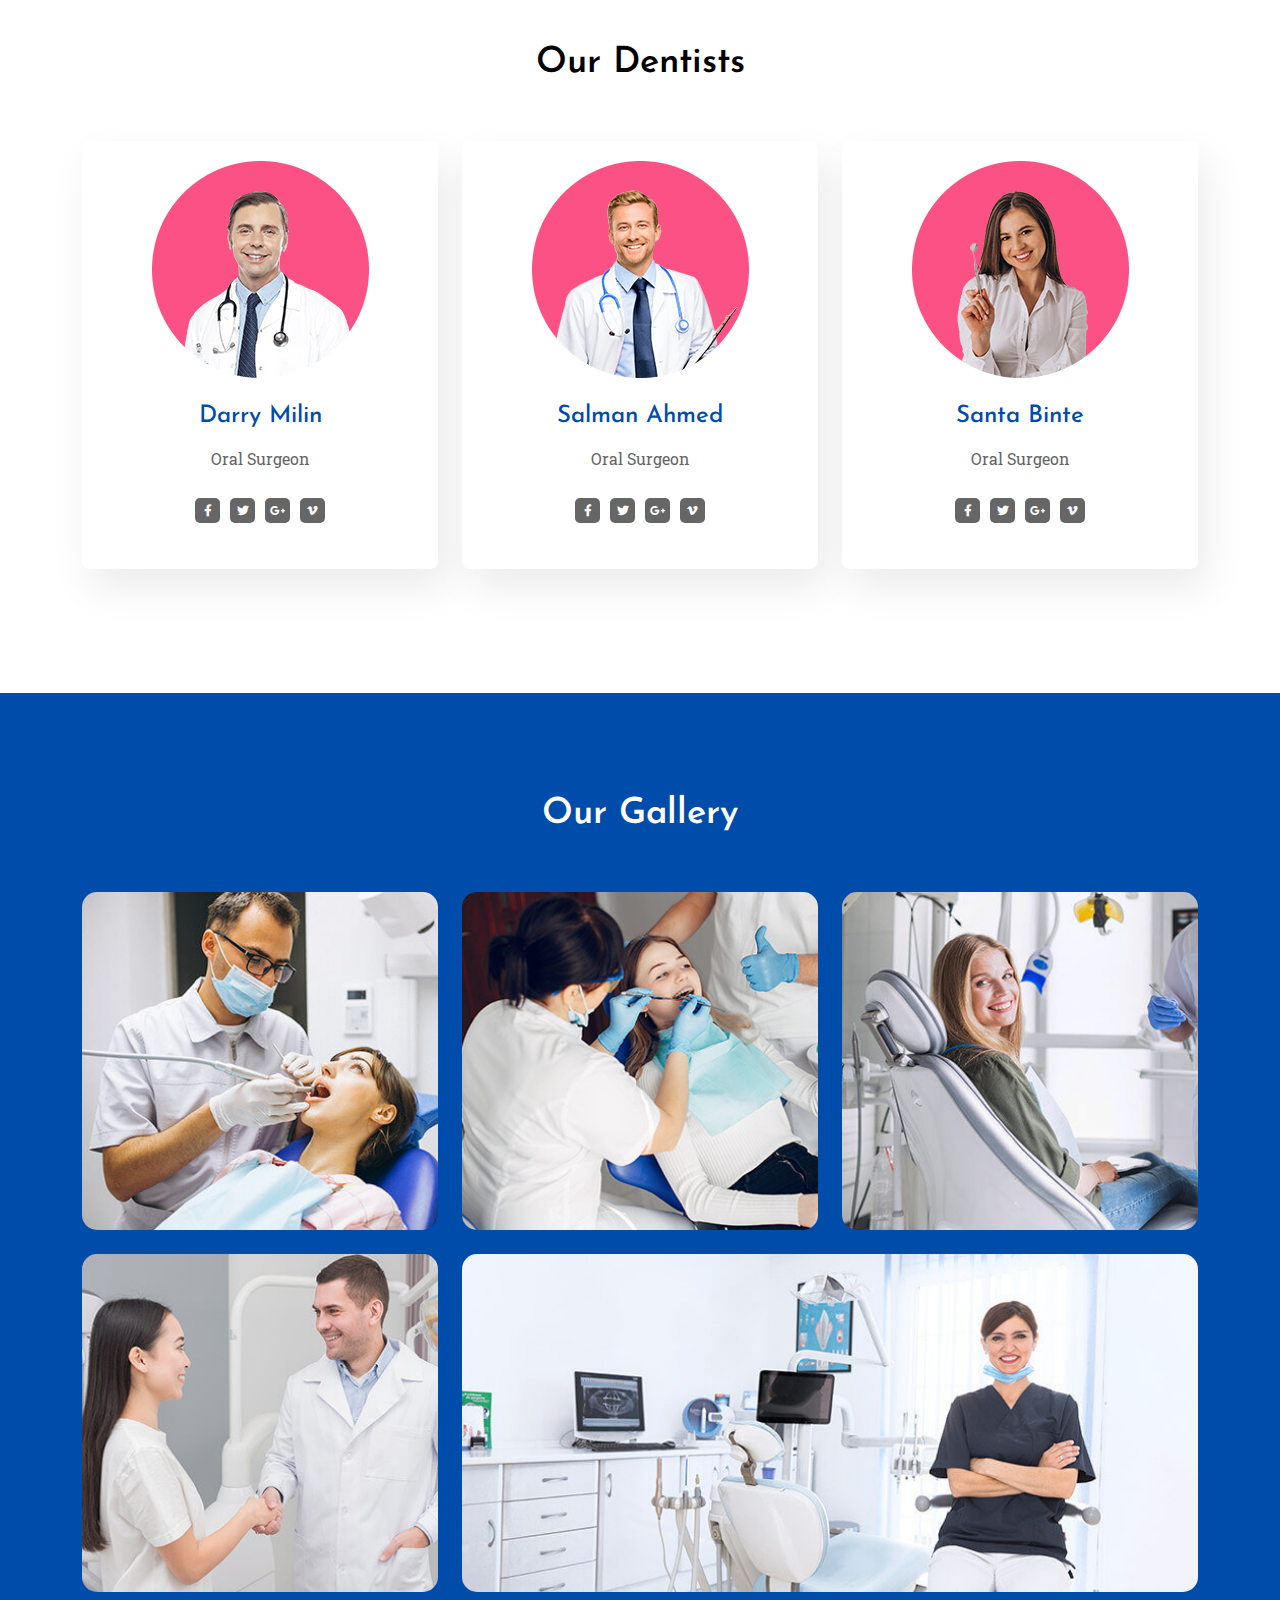
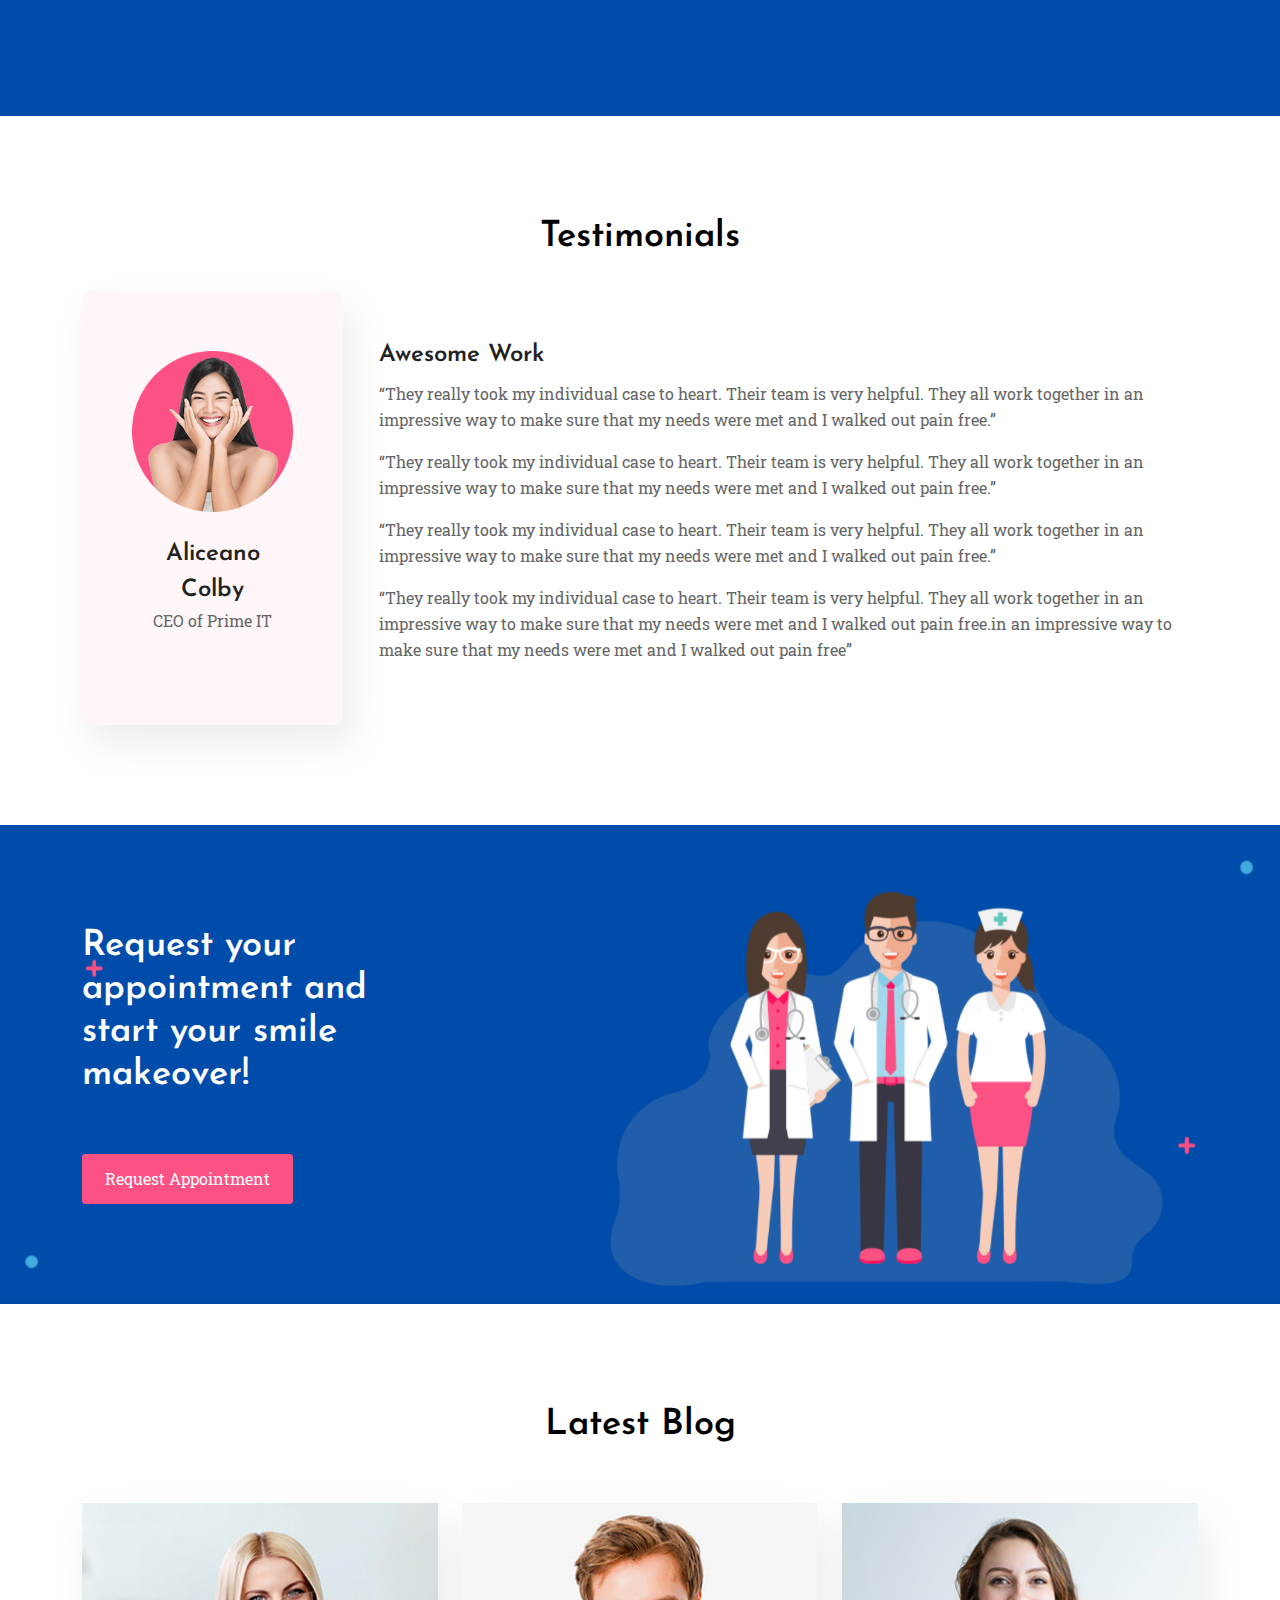
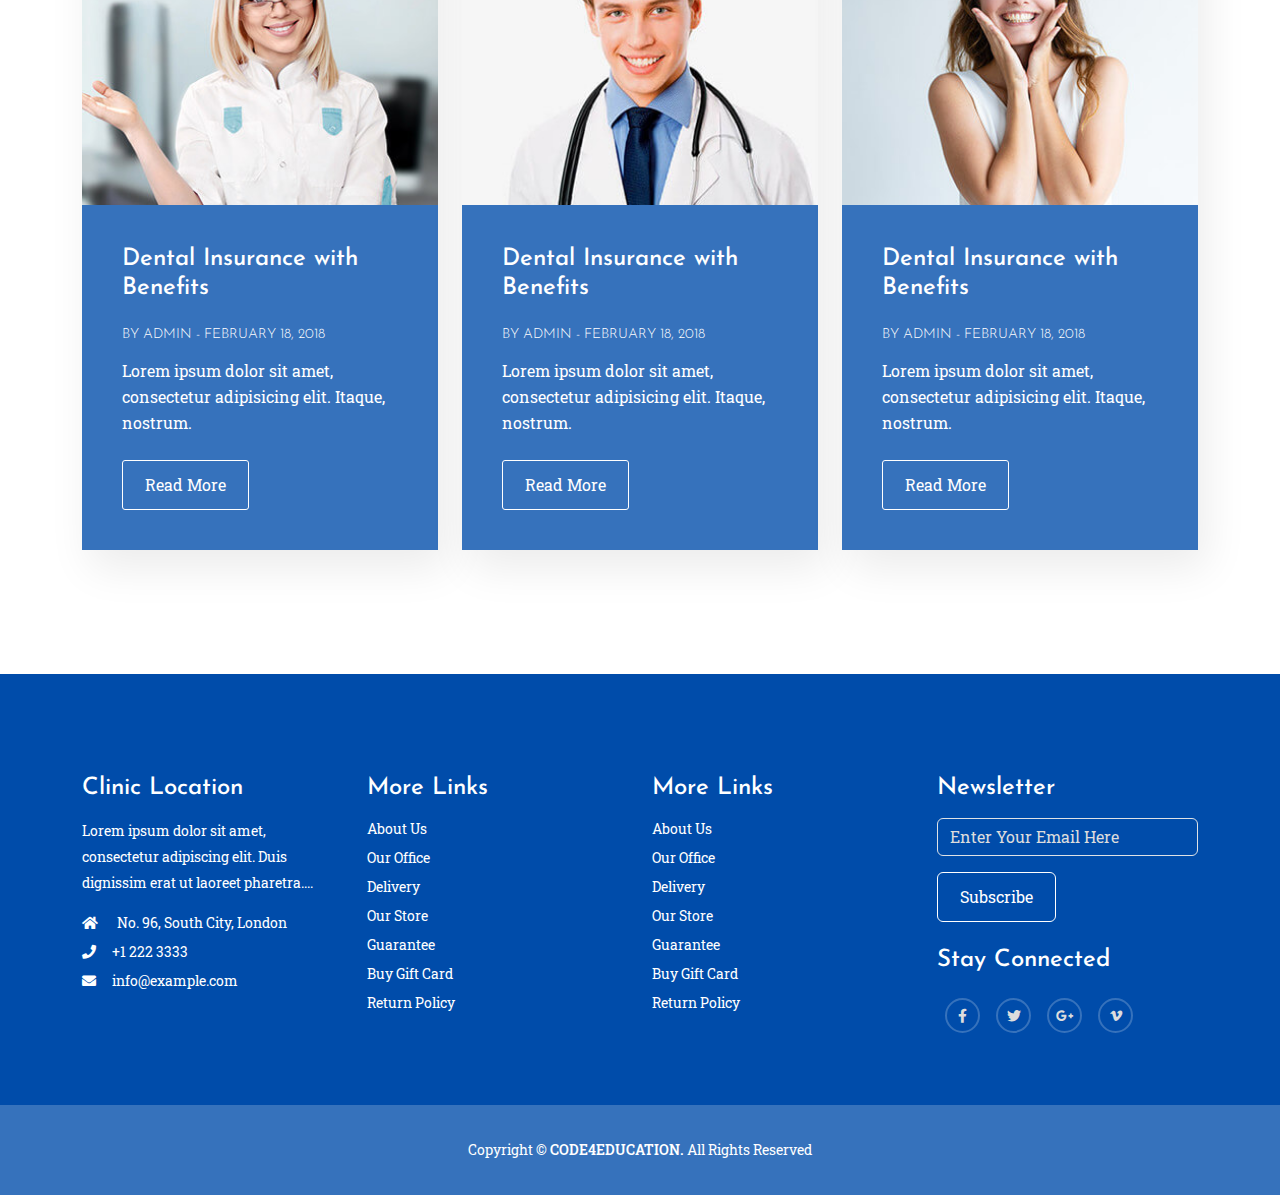
<file: pro_21546/index.html>
<!DOCTYPE html>
<html data-bs-theme="light" lang="en">

<head>
    <meta charset="utf-8">
    <meta name="viewport" content="width=device-width, initial-scale=1.0, shrink-to-fit=no">
    <title>Clinic_Website</title>
    <link rel="stylesheet" href="assets/bootstrap/css/bootstrap.min.css">
    <link rel="stylesheet" href="assets/fonts/fontawesome-all.min.css">
    <!--custom files link-->
    <link rel="stylesheet" href="css/style.css">
    <link rel="stylesheet" href="css/responsive-style.css">
</head>

<body data-bs-spy="scroll" data-bs-target=".navbar" data-bs-offset="100">

<!--Navbar section-->
<header class="header_wrapper">
    <nav class="navbar navbar-expand-lg">
        <div class="container">
            <a class="navbar-brand" href="#">
                <img src="images/logo.png" class="img-fluid" alt="">
            </a>
            <button class="navbar-toggler" type="button" data-bs-toggle="collapse" data-bs-target="#navbarNav" aria-controls="navbarNav" aria-expanded="false" aria-label="Toggle navigation">
                <i class="fa fa-stream"></i>
            </button>
            <div class="collapse navbar-collapse justify-content-end" id="navbarNav">
                <ul class="navbar-nav menu-navbar-nav">
                    <li class="nav-item">
                        <a class="nav-link active" aria-current="page" href="#home">Home</a>
                    </li>
                    <li class="nav-item">
                        <a class="nav-link" href="#about">About</a>
                    </li>
                    <li class="nav-item">
                        <a class="nav-link" href="#services">Services</a>
                    </li>
                    <li class="nav-item">
                        <a class="nav-link" href="#team">Team</a>
                    </li>
                    <li class="nav-item">
                        <a class="nav-link" href="#gallery">Gallery</a>
                    </li>
                    <li class="nav-item">
                        <a class="nav-link" href="#testimonial">Testimonial</a>
                    </li>
                    <li class="nav-item">
                        <a class="nav-link" href="#blog">Blog</a>
                    </li>
                    <li class="nav-item mt-3 mt-lg-auto">
                        <a class="nav-link" href="#contact">Contact</a>
                    </li>
                </ul>
            </div>
        </div>
    </nav>
</header>

<!--Navbar section exit-->

<!--Banner section-->

<section id="home" class="home">
    <div class="banner_wrapper wrapper">
        <div class="container">
             <div class="row align-items-center">
                 <div class="col-md-6 order-md-1 order-lg-1 order-2">
                     <h3>Better Life Through</h3>
                     <h1>Better Dentistry</h1>
                     <p>Join us to a fun and friendly dental environment. Our professionals are working so hard
                         to see smile on your face that you deserve! We are dedicated about our duties.</p>
                     <a href="#" class="main-btn mt-4 fill-btn">Appointment</a>
                     <a href="#" class="main-btn mt-4 ms-3">Learn More</a>
                 </div>
                 <div class="col-md-6 order-md-2 order-1 mb-md-0 mb-5">
                     <div class="top-right-sec">
                         <div class="animate-img">
                             <img decoding="async" class="aimg1" src="./images/top-banner-img/woman-brush.png">
                             <img decoding="async" class="aimg2" src="./images/top-banner-img/doctor.png">
                         </div>
                         <img decoding="async" class="img-fluid ms-xl-5" src="./images/top-banner-img/top-right-img-1.png">
                     </div>
                 </div>
             </div>
        </div>
    </div>
    <div class="wrapper pb-0">
        <div class="container">
            <div class="row">

                <div class="col-md-4 col-sm-6 mb-4">
                    <div class="card text-center">
                        <div class="icon-box">
                            <img decoding="async" src="./images/top-banner-img/Appointment-icon.png">
                        </div>
                        <div>
                            <h4>Easy Appointment</h4>
                            <p>Lorem Ipsum is simply is very dummy text of the printings and type setting</p>
                        </div>
                    </div>
                </div>
                <div class="col-md-4 col-sm-6 mb-4">
                    <div class="card text-center">
                        <div class="icon-box">
                            <img decoding="async" src="./images/top-banner-img/Emergency-icon.png">
                        </div>
                        <div>
                            <h4>Emergency Service</h4>
                            <p>Lorem Ipsum is simply is very dummy text of the printings and type setting</p>
                        </div>
                    </div>
                </div>
                <div class="col-md-4 col-sm-6 mb-4">
                    <div class="card text-center">
                        <div class="icon-box">
                            <img decoding="async" src="./images/top-banner-img/7-Service-icon.png">
                        </div>
                        <div>
                            <h4>24/7 Service</h4>
                            <p>Lorem Ipsum is simply is very dummy text of the printings and type setting</p>
                        </div>
                    </div>
                </div>



            </div>
        </div>
    </div>
</section>



<!--Banner section exit-->

<!--About section-->

<section id="about" class="about_wrapper wrapper">
    <div class="container">
        <div class="row">
            <div class="col-md-6 mb-mb-0 mb-5">
                <div class="position-relative">
                    <img decoding="async" src="./images/about/about-banner1.png" class="img-fluid">
                    <img decoding="async" src="./images/about/about-img2.png" class="about-animate">
                </div>
            </div>
            <div class="col-md-6 text-white text-md-start">
                <h2>Welcome to a Family</h2>
                <p>lorum luptatem quia voluptas sit aspernatur aut odit aut fugit, sed quia consequuntur magni
                    dolores eos qui ratione voluptatem sequi nesciunt. Neque porro quisquam est.</p>
                <div class="mt-5 card">
                    <div class="about-clinic">
                        <h4>500+</h4>
                        <p>Happy Patients</p>
                    </div>
                    <div class="about-clinic">
                        <h4>88+</h4>
                        <p>Qualified Doctors</p>
                    </div>
                    <div class="about-clinic">
                        <h4>25+</h4>
                        <p>Years Experience</p>
                    </div>
                    <div class="about-clinic">
                        <h4>55+</h4>
                        <p>Dental Awards</p>
                    </div>
                    <span class="line-1"></span>
                    <span class="line-2"></span>
                </div>
            </div>
        </div>
    </div>
</section>








<!--About section exit-->

<!--Services section-->
<section id="services" class="services_wrapper wrapper">
    <div class="container">
        <!--==================== main title start ====================-->
        <div class="row">
            <div class="col-sm-12 text-center mb-5">
                <h3>Our Services</h3>
            </div>
        </div>
        <!--==================== main title exit ====================-->

        <div class="row">

            <!--============== card 001 ================-->
            <div class="col-md-4 col-sm-6 mb-4">
                <div class="card">
                    <div class="icon-box">
                        <img decoding="async" src="./images/services/1.svg">
                    </div>
                    <div>
                        <h4>Complete Dentistry</h4>
                        <p>Lorem Ipsum is simply is very dummy text of the printings and type setting Lorem Ipsum is
                            simply is very dummy text</p>
                        <a href="#" class="main-btn mt-4">Read More</a>
                    </div>
                </div>
            </div>

            <!--============== card 002 ================-->
            <div class="col-md-4 col-sm-6 mb-4">
                <div class="card">
                    <div class="icon-box">
                        <img decoding="async" src="./images/services/2.svg">
                    </div>
                    <div>
                        <h4>Dental Selants</h4>
                        <p>Lorem Ipsum is simply is very dummy text of the printings and type setting Lorem Ipsum is
                            simply is very dummy text</p>
                        <a href="#" class="main-btn mt-4">Read More</a>
                    </div>
                </div>
            </div>

            <!--============== card 003 ================-->
            <div class="col-md-4 col-sm-6 mb-4">
                <div class="card">
                    <div class="icon-box">
                        <img decoding="async" src="./images/services/3.svg">
                    </div>
                    <div>
                        <h4>Dental Dictionary</h4>
                        <p>Lorem Ipsum is simply is very dummy text of the printings and type setting Lorem Ipsum is
                            simply is very dummy text</p>
                        <a href="#" class="main-btn mt-4">Read More</a>
                    </div>
                </div>
            </div>

            <!--============== card 004 ================-->
            <div class="col-md-4 col-sm-6 mb-4">
                <div class="card">
                    <div class="icon-box">
                        <img decoding="async" src="./images/services/4.svg">
                    </div>
                    <div>
                        <h4>Dental Implants</h4>
                        <p>Lorem Ipsum is simply is very dummy text of the printings and type setting Lorem Ipsum is
                            simply is very dummy text</p>
                        <a href="#" class="main-btn mt-4">Read More</a>
                    </div>
                </div>
            </div>

            <!--============== card 005 ================-->
            <div class="col-md-4 col-sm-6 mb-4">
                <div class="card">
                    <div class="icon-box">
                        <img decoding="async" src="./images/services/5.svg">
                    </div>
                    <div>
                        <h4>Oral Surgery</h4>
                        <p>Lorem Ipsum is simply is very dummy text of the printings and type setting Lorem Ipsum is
                            simply is very dummy text</p>
                        <a href="#" class="main-btn mt-4">Read More</a>
                    </div>
                </div>
            </div>

            <!--============== card 006 ================-->
            <div class="col-md-4 col-sm-6 mb-4">
                <div class="card">
                    <div class="icon-box">
                        <img decoding="async" src="./images/services/6.svg">
                    </div>
                    <div>
                        <h4>General Dentistry</h4>
                        <p>Lorem Ipsum is simply is very dummy text of the printings and type setting Lorem Ipsum is
                            simply is very dummy text</p>
                        <a href="#" class="main-btn mt-4">Read More</a>
                    </div>
                </div>
            </div>


        </div>

    </div>
</section>



<!--Services section Exit-->


<!--Team section-->

<section id="team" class="team_wrapper wrapper">
    <div class="container">
        <div class="row">
            <div class="col-sm-12 text-center mb-5">
                <h3 class="text-black">Our Dentists</h3>
            </div>
        </div>
        <div class="row">
            <div class="col-md-4 col-sm-6 mb-4">
                <div class="card rounded-3">
                    <div class="team-img">
                        <img decoding="async" src="./images/team/team1.png" class="img-fluid">
                    </div>
                    <div class="team-info pt-4 text-center">
                        <h5>Darry Milin</h5>
                        <p>Oral Surgeon</p>
                        <ul class="social-network">
                            <li><a href="#"><i class="fab fa-facebook-f"></i></a></li>
                            <li><a href="#"><i class="fab fa-twitter"></i></a></li>
                            <li><a href="#"><i class="fab fa-google-plus-g"></i></a></li>
                            <li><a href="#"><i class="fab fa-vimeo-v"></i></a></li>
                        </ul>
                    </div>
                </div>
            </div>
            <div class="col-md-4 col-sm-6 mb-4">
                <div class="card rounded-3">
                    <div class="team-img">
                        <img decoding="async" src="./images/team/team2.png" class="img-fluid">
                    </div>
                    <div class="team-info pt-4 text-center">
                        <h5>Salman Ahmed</h5>
                        <p>Oral Surgeon</p>
                        <ul class="social-network">
                            <li><a href="#"><i class="fab fa-facebook-f"></i></a></li>
                            <li><a href="#"><i class="fab fa-twitter"></i></a></li>
                            <li><a href="#"><i class="fab fa-google-plus-g"></i></a></li>
                            <li><a href="#"><i class="fab fa-vimeo-v"></i></a></li>
                        </ul>
                    </div>
                </div>
            </div>
            <div class="col-md-4 col-sm-6 mb-4">
                <div class="card rounded-3">
                    <div class="team-img">
                        <img decoding="async" src="./images/team/team3.png" class="img-fluid">
                    </div>
                    <div class="team-info pt-4 text-center">
                        <h5>Santa Binte</h5>
                        <p>Oral Surgeon</p>
                        <ul class="social-network">
                            <li><a href="#"><i class="fab fa-facebook-f"></i></a></li>
                            <li><a href="#"><i class="fab fa-twitter"></i></a></li>
                            <li><a href="#"><i class="fab fa-google-plus-g"></i></a></li>
                            <li><a href="#"><i class="fab fa-vimeo-v"></i></a></li>
                        </ul>
                    </div>
                </div>
            </div>
        </div>
    </div>
</section>

<!--Gallery section-->
<section id="gallery" class="gallery_wrapper wrapper">
    <div class="container">
        <!--=============== gallery title ====================-->
        <div class="row">
            <div class="col-sm-12 text-center mb-5">
                <h3>Our Gallery</h3>
            </div>
        </div>

        <!--=============== gallery images ====================-->

        <div class="row">
            <div class="col-md-4 col-sm-6 mb-4">
                <img decoding="async" src="./images/gallery/1.jpg" class="w-100 h-100">
            </div>
            <div class="col-md-4 col-sm-6 mb-4">
                <img decoding="async" src="./images/gallery/2.jpg" class="w-100 h-100">
            </div>
            <div class="col-md-4 col-sm-6 mb-4">
                <img decoding="async" src="./images/gallery/3.jpg" class="w-100 h-100">
            </div>
        </div>
        <div class="row">
            <div class="col-md-4 col-sm-6 mb-4">
                <img decoding="async" src="./images/gallery/5.jpg" class="w-100 h-100">
            </div>
            <div class="col-md-8 col-sm-6 mb-4">
                <img decoding="async" src="./images/gallery/4.jpg" class="w-100 h-100">
            </div>
        </div>

    </div>
</section>

<!-- Testimonial section -->

<section id="testimonial" class="testimonial_wrapper wrapper">
    <div class="container">

        <!--============= Testimonial Title ============-->
        <div class="row">
            <div class="col-sm-12 text-center mb-4">
                <h3 class="text-black">Testimonials</h3>
            </div>
        </div>

        <!--============= Testimonial Title ============-->

        <div class="row align-items-center">
            <div class="col-xl-3 col-md-4 col-sm-6">
                <div class="card text-center">
                    <img decoding="async" src="./images/testimonial/client1.png" class="img-fluid">
                    <h4 class="pt-4 mb-0">Aliceano Colby</h4>
                    <p>CEO of Prime IT</p>
                </div>
            </div>
            <div class="col-xl-9 col-md-8 col-sm-6 ps-md-4 pt-sm-0 pt-4">
                <h4>Awesome Work</h4>
                <p>“They really took my individual case to heart. Their team is very helpful. They all work
                    together in an impressive way to make sure that my needs were met and I walked out pain
                    free.”</p>
                <p>“They really took my individual case to heart. Their team is very helpful. They all work
                    together in an impressive way to make sure that my needs were met and I walked out pain
                    free.”</p>
                <p>“They really took my individual case to heart. Their team is very helpful. They all work
                    together in an impressive way to make sure that my needs were met and I walked out pain
                    free.”</p>
                <p>“They really took my individual case to heart. Their team is very helpful. They all work
                    together in an impressive way to make sure that my needs were met and I walked out pain
                    free.in an impressive way to make sure that my needs were met and I walked out pain
                    free”</p>
            </div>
        </div>
    </div>
</section>


<!--Appointment section -->

<section class="appointment_wrapper wrapper">
    <div class="container">
        <div class="row">
            <div class="col-lg-4 col-md-6 col-sm-8 col-10">
                <h3>Request your appointment and start your smile makeover!</h3>
                <a href="#" class="mt-5 main-btn fill-btn">Request Appointment</a>
            </div>
        </div>
    </div>
</section>

<!-- Appointment section Exit -->



<!-- Blog section -->
<section id="blog" class="blog_wrapper wrapper">
    <div class="container">
        <!--================= blog title ==============-->
        <div class="row">
            <div class="col-sm-12 text-center mb-5">
                <h3 class="text-black">Latest Blog</h3>
            </div>
        </div>
        <!--================= blog title ==============-->
        <div class="row">
            <div class="col-md-4 col-sm-6 mb-4">
                <div class="card p-0 border-0 rounded-0">
                    <img decoding="async" src="./images/blog/1.jpg">
                    <div class="blog-content">
                        <h5 class="text-white mb-4">Dental Insurance with Benefits</h5>
                        <h6 class="text-white">By Admin - February 18, 2018</h6>
                        <p class="mt-2 text-white">Lorem ipsum dolor sit amet, consectetur adipisicing elit. Itaque,
                            nostrum.
                        </p>
                        <a href="#" class="main-btn mt-2">Read More</a>

                    </div>
                </div>
            </div>
            <div class="col-md-4 col-sm-6 mb-4">
                <div class="card p-0 border-0 rounded-0">
                    <img decoding="async" src="./images/blog/2.jpg">
                    <div class="blog-content">
                        <h5 class="text-white mb-4">Dental Insurance with Benefits</h5>
                        <h6 class="text-white">By Admin - February 18, 2018</h6>
                        <p class="mt-2 text-white">Lorem ipsum dolor sit amet, consectetur adipisicing elit. Itaque,
                            nostrum.
                        </p>
                        <a href="#" class="main-btn mt-2">Read More</a>

                    </div>
                </div>
            </div>
            <div class="col-md-4 col-sm-6 mb-4">
                <div class="card p-0 border-0 rounded-0">
                    <img decoding="async" src="./images/blog/3.jpg">
                    <div class="blog-content">
                        <h5 class="text-white mb-4">Dental Insurance with Benefits</h5>
                        <h6 class="text-white">By Admin - February 18, 2018</h6>
                        <p class="mt-2 text-white">Lorem ipsum dolor sit amet, consectetur adipisicing elit. Itaque,
                            nostrum.
                        </p>
                        <a href="#" class="main-btn mt-2">Read More</a>

                    </div>
                </div>
            </div>
        </div>
    </div>
</section>

<!-- Blog Section Exit  -->



<!-- Footer section start -->

<footer id="contact" class="footer_wrapper wrapper">
    <div class="container pb-3">
        <div class="row">

            <!--================ 001 ==================-->

            <div class="col-lg-3 col-md-6 mb-4">
                <h5>Clinic Location</h5>
                <p class="ps-0">Lorem ipsum dolor sit amet, consectetur adipiscing elit. Duis dignissim erat ut
                    laoreet
                    pharetra....</p>
                <div class="contact-info">
                    <ul class="list-unstyled p-0">
                        <li><a href="#"><i class="fa fa-home me-3"></i> No. 96, South City, London</a></li>
                        <li><a href="#"><i class="fa fa-phone me-3"></i>+1 222 3333</a></li>
                        <li><a href="#"><i class="fa fa-envelope me-3"></i>info@example.com</a></li>
                    </ul>
                </div>
            </div>

            <!--================ 002 ==================-->

            <div class="col-lg-3 col-md-6 mb-4">
                <h5>More Links</h5>
                <ul class="link-widget p-0">
                    <li><a href="#">About Us</a></li>
                    <li><a href="#">Our Office</a></li>
                    <li><a href="#">Delivery</a></li>
                    <li><a href="#">Our Store</a></li>
                    <li><a href="#">Guarantee</a></li>
                    <li><a href="#">Buy Gift Card</a></li>
                    <li><a href="#">Return Policy</a></li>
                </ul>
            </div>

            <!--================ 003 ==================-->

            <div class="col-lg-3 col-md-6 mb-4">
                <h5>More Links</h5>
                <ul class="link-widget p-0">
                    <li><a href="#">About Us</a></li>
                    <li><a href="#">Our Office</a></li>
                    <li><a href="#">Delivery</a></li>
                    <li><a href="#">Our Store</a></li>
                    <li><a href="#">Guarantee</a></li>
                    <li><a href="#">Buy Gift Card</a></li>
                    <li><a href="#">Return Policy</a></li>
                </ul>
            </div>

            <!--================ 004 ==================-->

            <div class="col-lg-3 col-md-6 mb-4">
                <h5>Newsletter</h5>
                <div class="form-group mb-4">
                    <input type="email" class="form-control bg-transparent" placeholder="Enter Your Email Here">
                    <button type="submit" class="main-btn rounded-2 mt-3 border-white text-white">Subscribe</button>
                </div>
                <h5>Stay Connected</h5>
                <ul class="social-network d-flex align-items-center p-0 ">
                    <li><a href="#"><i class="fab fa-facebook-f"></i></a></li>
                    <li><a href="#"><i class="fab fa-twitter"></i></a></li>
                    <li><a href="#"><i class="fab fa-google-plus-g"></i></a></li>
                    <li><a href="#"><i class="fab fa-vimeo-v"></i></a></li>
                </ul>
            </div>



        </div>
    </div>

    <!--======= footer bottom section ========-->

    <div class="container-fluid copyright-section">
        <p class="p-0">Copyright <a href="#">© CODE4EDUCATION.</a> All Rights Reserved</p>
    </div>


</footer>

<!-- Footer section exit -->




   <script src="assets/bootstrap/js/bootstrap.min.js"></script>
   <script src="js/main.js">
   </script>
</body>

</html>
</file>
<file: Hotel_Website/css/style.css>
/* TABLE OF CONTENTS */
/* ------------------
1. General
2. Navbar
3. Slider
4. About
5. Rooms
6. Services
6. Team
7. Gallery
8. Price
9. Blog
10. Footer
-------------------- */

/* 1 General */
@import url('https://fonts.googleapis.com/css2?family=Oswald:wght@200;300;400;500;600;700&display=swap');
@import url('https://fonts.googleapis.com/css2?family=Poppins:wght@100;200;300;400;500;600;700;800;900&display=swap');

* {
    box-sizing: border-box;
    margin: 0;
    padding: 0;
}

:root {
    /* Background Color */
    --primary-color: #021832;
    --secondary-color: #caa169;
    --bg-color: #f4f4f4;
    --bg-white: #fff;
    --bg-black: #000;

    /* Text Style */
    --primary-font: 'Poppins', sans-serif;
    --secondary-font: 'Oswald', sans-serif;
    --primary-text: #021832;
    --secondary-text: #caa169;
    --text-white: #fff;
    --text-black: #151515;
    --text-gray: #e4e4e4;
}

body {
    font-family: var(--primary-font);
    background-color: var(--bg-white);
}

a {
    text-decoration: none;
}

::-webkit-scrollbar {
    width: .375rem;
}

::-webkit-scrollbar-track {
    background: var(--secondary-color);
}

::-webkit-scrollbar-thumb {
    background: var(--primary-color);
}

/*============================================*/


section{
    padding: 3.215rem 0;
}

.main-btn
{
    font-size: 1rem;
    font-weight: 500;
    color: var(--primary-color);
    text-transform: uppercase;
    background-color: transparent;
    border: 0.0625rem solid var(--primary-color);
    padding: 0.375rem 1.875rem;
    border-radius: 3.125rem;
    line-height: 1.75rem;
    display: inline-block;
    transition: all 0.3s ease-out 0s;
}

/*navbar*/

.main-btn:hover
{
    background-color: var(--secondary-color);
    border-color: var(--secondary-color);
    color: var(--text-white);
}

h1{
    font-size: 3.75rem;
    line-height: 4.25rem;
    font-weight: 700;
    color: var(--text-white);
    margin-bottom: 1.25rem;
    text-transform: uppercase;
    font-family: var(--secondary-font);
}

h3 {
    margin-bottom: 1.875rem;
    line-height: 2.875rem;
    font-weight: 700;
    font-size: 2.25rem;
    color: var(--primary-text);
    font-family: var(--secondary-font);
}

h3 span
{
    color: var(--secondary-color);
}

h5
{
    font-size: 1.5rem;
    line-height: 1;
    color: var(--primary-text);
    font-weight: 500;
    font-family: var(--secondary-font);
}

h6
{
    font-size: 0.875rem;
    color: var(--primary-text);
    margin-bottom: 0.9375rem;
    text-transform: uppercase;
    font-weight: 300;
    font-family: var(--secondary-font);
}

p {
    font-size: 1rem;
    color: var(--text-black);
    line-height: 1.625rem;
}

.section-title:after
{
    content: '';
    background-image: url("../images/title-icon.webp");
    background-position: center center;
    background-repeat: no-repeat;
    display: block;
    margin-top: -0.9375rem;
    height: 0.9375rem;
}

/* 2 Navbar */

.header_wrapper .navbar {
    padding: .9375rem 0;
    background-color: var(--bg-white);
    -webkit-box-shadow: 0 .5rem .375rem -0.375rem rgb(0 0 0 / 40%);
    box-shadow: 0 .5rem .375rem -0.375rem rgb(0 0 0 / 40%);
    -webkit-transition: background 0s ease-in-out 0s, margin-top 0s ease-in-out 0s, opacity 0s ease-in-out 0s;
    transition: background 0s ease-in-out 0s, margin-top 0s ease-in-out 0s, opacity 0s ease-in-out 0s;
}

.header_wrapper .navbar-toggler {
    border: 0;
    color: var(--primary-text);
    line-height: 2;
}

.header_wrapper .navbar-toggler:focus {
    box-shadow: none;
}

.header_wrapper .nav-item
{
    margin: 0 0.625rem;
}

.header_wrapper .nav-item .nav-link
{
    font-size: 1rem;
    font-weight: 500;
    color: var(--primary-text);
    display: inline-block;
}


.header_wrapper .nav-item .nav-link.active,
.header_wrapper .nav-item .nav-link:hover {
    color: var(--secondary-text);
}

.navbar.header-scrolled {
    position: fixed;
    top: 0;
    left: 0;
    width: 100%;
    z-index: 999;
    background-color: rgba(255, 255, 255, .85);
    -webkit-animation: 500ms ease-in-out 0s normal none 1 running fadeInDown;
    animation: 500ms ease-in-out 0s normal none 1 running fadeInDown;
}

@keyframes fadeInDown {
    0% {
        top: -30%;
    }

    50% {
        top: -15%;
    }

    100% {
        top: 0;
    }
}

/* 3 Banner */
.banner_wrapper {
    height: 40.625rem;
}

.banner_wrapper .swiper {
    width: 100%;
    height: 100%;
}

.banner_wrapper .swiper-slide {
    width: 100%;
    height: 100%;
    background-position: center;
    background-repeat: no-repeat;
    background-size: cover;
    position: relative;
}

.banner_wrapper .swiper-slide::before {
    content: "";
    position: absolute;
    top: 0;
    left: 0;
    width: 100%;
    height: 100%;
    background: var(--bg-black);
    opacity: 0.5;
    z-index: 0;
}


.banner_wrapper .swiper-pagination-bullets .swiper-pagination-bullet {
    width: .9375rem;
    height: .9375rem;
    background-color: var(--secondary-color);
    border: .0625rem solid var(--bg-white);
}

.banner_wrapper .swiper .slide-caption {
    height: 100%;
    position: relative;
    z-index: 99;
    display: flex;
    align-items: center;
    justify-content: center;
}


.banner_wrapper .swiper .slide-caption p{
   max-width: 37.5rem;
   margin: 0 auto;
   color: var(--text-white);
}

.booking-area
{
    background: var(--bg-white);
    box-shadow: 0 .625rem .9375rem 0 rgb(0 0 0 / 10%);
    margin-top: -4rem;
    padding: 3.125rem 1.875rem;
    position: relative;
    z-index: 2;
}

/*About section*/

.about_wrapper {
    padding-top: 9.375rem;
}

/* Room */
.rooms_wrapper .room-item
{
    position: relative;
    overflow: hidden;
}

.rooms_wrapper .room-item img {
    width:100%;
    -webkit-transition: all 400ms ease-in 0s;
    transition: all 400ms ease-in 0s;
}

.rooms_wrapper .room-item:hover img {
    -webkit-transform: scale3d(1.05, 1.05, 1.05);
    transform: scale3d(1.05, 1.05, 1.05);
}

.rooms_wrapper .room-item::before {
    content: "";
    position: absolute;
    top: 0;
    left: 0;
    width: 100%;
    height: 100%;
    background: var(--bg-black);
    opacity: 0;
    z-index: 1;
    -webkit-transition: all 400ms ease-in 0s;
    transition: all 400ms ease-in 0s;
}

.rooms_wrapper .room-item:hover::before {
    opacity: 0.6;
}

.rooms_wrapper .room-item-wrap {
    left: 1.875rem;
    right: 1.875rem;
    position: absolute;
    top: 50%;
    transform: translateY(-50%);
    z-index: 1;
}

.rooms_wrapper .room-item .room-content {
    border: .125rem solid #fff;
    padding: 5rem 1.875rem;
    -webkit-transform: scale3d(1.2, 1.2, 1.2);
    transform: scale3d(1.2, 1.2, 1.2);
    -webkit-transition: all 500ms ease-in 0s;
    transition: all 500ms ease-in 0s;
    opacity: 0;
}

.rooms_wrapper .room-item:hover .room-content {
    opacity: 1;
    -webkit-transform: scale3d(1, 1, 1);
    transform: scale3d(1, 1, 1);
}

/* 6 services */

.service-item-wrap {
    background-color: var(--bg-color);
}

.service-menu-area ul li a {
    display: block;
    margin-bottom: 2.8125rem;
}

.service-menu-area ul li a .service-icon {
    height: 5.625rem;
    width: 5.625rem;
    background-color: var(--secondary-color);
    line-height: 5.625rem;
    text-align: center;
    border-radius: 100%;
    float: left;
    -webkit-transition: all 0.3s ease-in-out;
    transition: all 0.3s ease-in-out;
}

.service-menu-area ul li a .service-icon:hover,
.service-menu-area ul li a.active .service-icon {
    background-color: #021832;
    color: #fff;
    box-shadow: 0 .125rem 1.25rem rgb(34 30 31 / 40%);
}

.service-menu-area ul li:nth-child(1) {
    margin-left: 0.5625rem;
}

.service-menu-area ul li:nth-child(2) {
    margin-left: -2.9375rem;
}

.service-menu-area ul li:nth-child(3) {
    margin-left: -6.375rem;
}

.service-menu-area ul li:nth-child(4) {
    margin-left: -8.8125rem;
}

.service-menu-area ul li a p,
.service-menu-area ul li a h5 {
    padding-left: 6.875rem;
    display: block;
    text-align: left;
}

.service-menu-area ul li a p span {
    color: var(--secondary-text)
}

/* 7 counter */


.counter {
    background-image: url('../images/counter-bg.webp');
    background-position: center;
    background-repeat: no-repeat;
    background-size: cover;
    padding: 3.125rem;
    position: relative;
}

.counter::before {
    position: absolute;
    content: "";
    top: 0;
    left: 0;
    width: 100%;
    height: 100%;
    background-color: var(--bg-black);
    opacity: 0.5;
    z-index: 1;
}

.counter h1,
.counter p {
    position: relative;
    z-index: 3;
    color: var(--text-white)
}



/*7 Team Section */

.team_wrapper .card {
    position: relative;
    overflow: hidden;
}

.team_wrapper .team-info {
    background-color: var(--secondary-color);
    position: absolute;
    width: 100%;
    bottom: 0;
    text-align: center;
    padding: 1.25rem;
    margin-bottom: -4.6875rem;
    transition: all 0.3s ease-in-out;
}

.team_wrapper .card:hover .team-info {
    margin-bottom: 0;
}

.team_wrapper .team-info h5,
.team_wrapper .team-info p {
    color: var(--text-white);
}

.team_wrapper .team-info .social-network {
    -webkit-transition: all 0.3s ease-in-out;
    transition: all 0.3s ease-in-out;
    padding: 1.25rem;
    margin: 1.25rem -1.25rem -1.25rem;
    background-color: var(--primary-color);
    list-style: none;
    display: flex;
    align-items: center;
    justify-content: space-around;
}

.team_wrapper .team-info .social-network li a {
    width: 2rem;
    height: 2rem;
    line-height: 2rem;
    display: block;
    border-radius: 50%;
    font-size: .9375rem;
    color: var(--text-white);
    border: .0625rem solid var(--bg-white)
}


/*8 Gallery Section */

.gallery-item {
    box-shadow: 0 0 .1875rem rgba(0, 0, 0, 0.3);
    overflow: hidden;
    position: relative;
}

.gallery-item:before,
.gallery-item:after,
.gallery-item .gallery-item-content:before,
.gallery-item .gallery-item-content:after {
    content: "";
    width: 50%;
    height: 50%;
    background: rgba(0, 0, 0, 0.8);
    position: absolute;
    top: 0;
    left: 0;
    opacity: 0;
    -webkit-transition: all 0.5s ease 0s;
    transition: all 0.5s ease 0s;
}

.gallery-item:after {
    top: 50%;
}

.gallery-item:hover:after {
    top: 0;
    opacity: 1;
}

.gallery-item:hover:before {
    left: 50%;
    opacity: 1;
}

.gallery-item .gallery-item-content {
    position: absolute;
    top: 0;
    left: 0;
    bottom: 0;
    right: 0;
    text-align: center;
    opacity: 0;
    z-index: 1;
    -webkit-transition: all 0.3s ease 0s;
    transition: all 0.3s ease 0s;
}

.gallery-item:hover .gallery-item-content {
    opacity: 1;
}

.gallery-item .gallery-item-content:before,
.gallery-item .gallery-item-content:after {
    top: 0;
    left: 50%;
    z-index: -1;
}

.gallery-item:hover .gallery-item-content:before {
    top: 50%;
    opacity: 1;
}

.gallery-item .gallery-item-content:after {
    top: 50%;
}

.gallery-item:hover .gallery-item-content:after {
    left: 0;
    opacity: 1;
}

/*9 pricing section */

.price_wrapper .card {
    box-shadow: 0 .125rem .25rem rgb(34 30 31 / 40%);
    -webkit-transition: all 0.3s ease-in-out;
    transition: all 0.3s ease-in-out;
    cursor: pointer;
}

.price_wrapper .card:hover {
    background-color: var(--secondary-color);
}

.price_wrapper .card:hover h3,
.price_wrapper .card:hover h5,
.price_wrapper .card:hover p {
    color: var(--text-white);
}

.price_wrapper .card:hover .main-btn {
    color: var(--text-white);
    border-color: var(--bg-white)
}


/*10 blog */
.blog-content {
    margin: -5rem 0 0 4.375rem;
    box-shadow: 0 .125rem .25rem rgb(34 30 31 / 40%);
}

.our-partner-slider {
    background-color: var(--bg-color);
    padding: 3.125rem 0;
}


/*------================== 11 footer ===============-------- */

.footer_wrapper {
    background-color: var(--bg-black);
}

.footer_wrapper h5 {
    color: var(--text-white);
    margin-bottom: 1.25rem;
}

.footer_wrapper ul li {
    margin-bottom: .5rem;
    list-style: none;
}

.footer_wrapper .contact-info li a{
    color: var(--secondary-color)
}

.footer_wrapper .link-widget li a,
.footer_wrapper p {
    color: var(--text-gray);
    font-size: .875rem;
    padding-left:1.5rem;
    position: relative;
    -webkit-transition: all 0.3s ease-out 0s;
    transition: all 0.3s ease-out 0s;
}

.footer_wrapper .link-widget li a::before {
    content: '\f105';
    font-family: "Font Awesome 5 Free";
    font-weight: 900;
    position: absolute;
    left: 0.3rem;
    top: 50%;
    -webkit-transform: translateY(-50%);
    transform: translateY(-50%);
}

.footer_wrapper .link-widget li a:hover {
    margin-left: .625rem;
    color: var(--secondary-text);
}

.footer_wrapper .social-network a {
    width: 2.1875rem;
    height: 2.1875rem;
    margin: .5rem;
    line-height:2rem;
    font-size: .875rem;
    display: inline-block;
    border: .125rem solid var(--text-gray);
    color: var(--text-gray);
    text-align: center;
    border-radius: 100%;
    -webkit-transition: all 0.3s cubic-bezier(0.645, 0.045, 0.355, 1);
    transition: all 0.3s cubic-bezier(0.645, 0.045, 0.355, 1);
}

.footer_wrapper .social-network a:hover {
    background-color: var(--secondary-color);
    border-color: var(--secondary-color);
    color: var(--text-white);
    box-shadow: 0 .625rem .9375rem 0 rgb(0 0 0 / 10%);
    transform: translateY(-0.1875rem);
}

.footer_wrapper .form-control:focus {
    outline: none;
    box-shadow: none;
    border-color: var(--secondary-color);
}

.footer_wrapper .copyright-section {
    background-color: var(--primary-color);
    padding: 1.25rem 0 .3125rem;
    text-align: center;
}


.footer_wrapper .copyright-section a {
    color: var(--secondary-text);
}
</file>
<file: Hotel_Website/css/responsive-style.css>
@media (max-width: 1199px) {

    /* header */
    .navbar-expand-lg .navbar-nav {
        align-items: center;
    }

    .navbar-expand-lg .navbar-nav .nav-link {
        padding: 0;
        font-size: 0.875rem;
    }

    .main-btn {
        font-size: .875rem;
    }

    /*booking area*/

    .booking-area
    {
        padding: 3rem 0.625rem;
    }

    /*------ for width 1057 px button style-------*/

    .booking-area .main-btn {
        padding-left: .3125rem !important;
        padding-right: .3125rem !important;
    }

    /*rooms*/
    .room-item .room-content {
        padding: 1rem 1.875rem;
    }

    .room-item .room-content h5
    {
        font-size: 1.2rem;
    }

    .room-item .room-content p
    {
        font-size: 0.75rem;
    }

    /*service*/

    .service-item-wrap .tab-content img {
        width: 100%;
    }

    .service-menu-area ul li a {
        margin-bottom: .8125rem;
        overflow: hidden;
    }

    .service-menu-area ul li:nth-child(1) {
        margin-left: -4.4375rem;
    }

    .service-menu-area ul li:nth-child(2) {
        margin-left: -6.9375rem;
    }

    .service-menu-area ul li:nth-child(3) {
        margin-left: -9.375rem;
    }

    .service-menu-area ul li:nth-child(4) {
        margin-left: -12.8125rem;
    }

    .service-menu-area ul li a h5 {
        margin-bottom: .375rem;
    }





}

@media (max-width:991px) {

    /*custom css*/

    section
    {
        padding: 1.875rem 0;
    }

    /* 2 Navbar */
    .header-scrolled {
        height: auto;
    }

    .header_wrapper .menu-navbar-nav {
        text-align: center;
        padding-bottom: .9375rem;
    }

    .header_wrapper .nav-item .nav-link {
        margin-top: .9375rem;
    }

    /* banner wrapper */
    .banner_wrapper {
        height: 25.625rem;
    }

    .booking-area {
        padding: 3.125rem 1.875rem;
    }

    /*About*/
    .about_wrapper
    {
        padding-top: 22.375rem;
    }

    /*rooms*/
    .room-item .room-content {
        padding: 1rem 1.875rem;
    }

    .room-item .room-content h5
    {
        font-size: 1.5rem;
    }

    .room-item .room-content p
    {
        font-size: 1rem;
    }

    /* services */
    .service-menu-area {
        padding:1.5rem 0.5rem;
    }

    .service-menu-area ul li {
        margin-left: unset !important;
    }

    /* room */
    .room-item .room-content {
        padding: 2rem 1.875rem;
    }


}

@media (max-width: 767px) {

    /*---custom css---*/

    h1 {
        font-size: 1.875rem;
        line-height: 2.5rem;
    }

    h3 {
        font-size: 1.75rem;
        line-height: 2.1875rem;
    }

    h5 {
        font-size: 1.25rem;
    }

    p {
        font-size: 0.8125rem;
        line-height: 1.5rem;
    }

    /* blog */
    .blog-content {
        margin: 0;
    }
    /* footer */
    .footer_wrapper>div {
        padding: 0 1.875rem;
    }
}
</file>
<file: pro_21546/css/style.css>
/* TABLE OF CONTENTS */
/* ------------------
1. General
2. Navbar
3. Banner
4. About
5. Services
6. Team
6. Gallery
7. Testimonial
8. Blog
9. Footer
-------------------- */

/* 1 General */
@import url('https://fonts.googleapis.com/css2?family=Josefin+Sans:wght@100;200;300;400;500;600;700&display=swap');
@import url('https://fonts.googleapis.com/css2?family=Roboto+Slab:wght@100;200;300;400;500;600;700;900&display=swap');

* {
    box-sizing: border-box;
    margin: 0;
    padding: 0;
}

:root {
    /* Background Color */
    --primary-color: #004caa;
    --secondary-color: #fc5185;
    --bg-light-blue: #3672bc;
    --bg-dark: #666;
    --bg-white: #fff;

    /* Text Style */
    --primary-font: 'Roboto Slab', serif;
    --secondary-font: 'Josefin Sans', sans-serif;
    --primary-text: #004caa;
    --secondary-text: #fc5185;
    --text-white: #fff;
    --text-black: #222;
    --text-gray: #666;
    --text-light: #ddd;
}

body {
    font-family: var(--primary-font);
    background-color: var(--bg-white);
}

a {
    text-decoration: none;
}

::-webkit-scrollbar {
    width: .375rem;
}

::-webkit-scrollbar-track {
    background: var(--bg-light-blue);
}

::-webkit-scrollbar-thumb {
    background: var(--secondary-color);
}


/*----------------------------------------------------*/
/*--------------theme modification---------------*/
/*----------------------------------------------------*/


/*other styles*/

.wrapper{
    padding:6.25rem 0;
}
.main-btn{
    display: inline-block;
    border:.0625rem solid var(--bg-white);
    color:var(--text-white);
    text-align: center;
    padding:.75rem 1.375rem;
    font-size: 1rem;
    background:transparent;
    text-transform: capitalize;
    border-radius: .1875rem;
    transition:all 0.3s ease-in-out;
}
.main-btn:hover{
    background-color:var(--secondary-color);
    border-color:var(--secondary-color);
    color:var(--text-white);
}

.fill-btn{
    background-color:var(--secondary-color);
    border-color:var(--secondary-color);
    color:var(--text-white);
}
.fill-btn:hover{
    background-color:var(--bg-white);
    border-color:var(--bg-white);
    color:var(--text-black)
}

/*--------------------------------------*/

h1{
    font-size: 3.875rem;
    margin-bottom:1.25rem;
    font-weight: 600;
    color:var(--text-white);
    font-family: var(--secondary-font);
}
h2{
    font-size: 2.875rem;
    font-weight: 600;
    color:var(--text-white);
    font-family: var(--secondary-font);
}
h3{
    font-size: 2.25rem;
    font-weight: 600;
    color:var(--text-white);
    font-family: var(--secondary-font);
}
h4{
    font-size: 1.5rem;
    font-weight: 600;
    line-height: 2.25rem;
    color:var(--text-black);
    font-family: var(--secondary-font);
}
h5{
    font-size: 1.5rem;
    line-height: 1.2;
    font-weight: 500;
    color:var(--primary-text);
    margin-bottom:.9375rem;
    font-family: var(--secondary-font);
}
h6{
    font-size: .875rem;
    font-weight: 300;
    color:var(--text-black);
    margin-bottom:.9375rem;
    text-transform: uppercase;
    font-family: var(--secondary-font);
}
p{
    font-size: 1rem;
    color:var(--text-gray);
    line-height: 1.625rem;
}
.card{
    border-radius: .625rem;
    background-color:var(--bg-white);
    box-shadow: .5084rem 1.1419rem 2.5rem 0 rgb(0 0 0 / 8%);
    padding:3.75rem 3.125rem 4.6875rem;
    -webkit-transition:all .4s;
    transition:all .4s;
    border:0;
}
@keyframes movebounce{
    0%{
        -webkit-transform:translateY(0);
        transform:translateY(0);
    }
    50%{
        -webkit-transform:translateY(1.25rem);
        transform:translateY(1.25rem);
    }
    100%{
        -webkit-transform:translateY(0);
        transform:translateY(0);
    }
}

/*3 Navbar*/

.header_wrapper .navbar
{
    padding: 0.9375rem 0;
    background-color: transparent;
    transition: 0.3s ease-in-out;
}

/*navbar toggle icon border remove*/

.header_wrapper .navbar-toggler,
.header_wrapper .navbar-toggler:focus
{
    border: 0;
    box-shadow: none;
    color: var(--text-black);
    line-height: 2;
}

/*navbar tab text styles*/

.header_wrapper .nav-item
{
    margin: 0.625rem;
}

.header_wrapper .nav-item .nav-link
{
    font-size: 1.125rem;
    font-weight: 400;
    color: var(--primary-text);
    display: inline-block;
    font-family: var(--secondary-font);
}

/*hover and active button color changes*/

.header_wrapper .nav-item .nav-link:hover,
.header_wrapper .nav-item .nav-link:focus,
.header_wrapper .nav-item .nav-link.active{
    color:var(--secondary-text);
}


/*fixed top when scroll down*/
.navbar.header-scrolled
{
    position:fixed;
    top:0;
    left:0;
    width:100%;
    z-index:999;
    background-color:var(--bg-white);
    box-shadow: .5084rem 1.1419rem 2.5rem 0 rgb(0 0 0 / 8%);
    transition:0.3s ease-in-out;
}

/*3. Banner*/

/*add banner image*/
.banner_wrapper
{
    background-image:url('../images/top-banner-img/Top-banner.jpg');
    background-repeat: no-repeat;
    background-position: center center;
    background-size: cover;
}


/*banner inside paragraph*/

.banner_wrapper p
{
   max-width: 80%;
   color: var(--text-white);
}

.banner_wrapper .top-right-sec
{
    position: relative;
    background-image: url("../images/top-banner-img/top-right-bg.png");
    background-repeat: no-repeat;
    background-position: bottom;
    background-size: contain;
    display: flex;
    align-items: flex-end;
    justify-content: center;
}

/*animation for image*/

.banner_wrapper .animate-img{
    position:absolute;
    bottom:0;
    left:50%;
    -webkit-transform:translateX(-50%);
    transform:translateX(-50%);
    z-index:22;
}

.banner_wrapper .animate-img .aimg1{
    left:-5.6875rem;
    position:absolute;
    -webkit-animation-name:movebounce;
    animation-name:movebounce;
    -webkit-animation-delay: 100ms;
    animation-delay: 100ms;
    -webkit-animation-iteration-count: infinite;
    animation-iteration-count: infinite;
    -webkit-animation-timing-function: ease-in-out;
    animation-timing-function: ease-in-out;
    -webkit-animation-duration: 2s;
    animation-duration: 2s;
    -webkit-animation-direction: alternate;
    animation-direction: alternate;
}
.banner_wrapper .animate-img .aimg2{
    margin-left:5.5rem;
    -webkit-animation-name:movebounce;
    animation-name:movebounce;
    -webkit-animation-delay: 200ms;
    animation-delay: 200ms;
    -webkit-animation-iteration-count: infinite;
    animation-iteration-count: infinite;
    -webkit-animation-timing-function: ease-in-out;
    animation-timing-function: ease-in-out;
    -webkit-animation-duration: 2.5s;
    animation-duration: 2.5s;
    -webkit-animation-direction: alternate;
    animation-direction: alternate;
}

/*card hover effect*/

.home .card:hover{
    -webkit-transform:translateY(-0.625rem);
    transform:translateY(-0.625rem);
}
.home .icon-box{
    text-align: center;
    margin: 0 auto 2.5rem;
}

/* About */
.about_wrapper h2
{
    color: var(--text-black);
}

.about_wrapper .card
{
    width: 80%;
    flex-direction: row;
    justify-content: space-between;
    flex-wrap: wrap;
}

.about_wrapper .about-clinic{
    flex:0 0 auto;
    width:50%;
}

.about_wrapper .about-clinic:nth-child(1),
.about_wrapper .about-clinic:nth-child(2){
    margin-bottom:2.8125rem;
}

.about_wrapper .about-clinic:nth-child(2),
.about_wrapper .about-clinic:nth-child(4){
    padding-left:3.75rem;
}

/*========= middle line ===========*/
.about_wrapper .line-1,
.about_wrapper .line-2{
    content:'';
    position:absolute;
    left:50%;
    top:50%;
    -webkit-transform:translate(-50%,-50%);
    transform:translate(-50%,-50%);
    width:.0313rem;
    height:100%;
    background:var(--bg-dark);
}

.about_wrapper .line-2{
    width:100%;
    height:.0625rem;
}

.about_wrapper .about-animate{
    position:absolute;
    left:-2.5rem;
    bottom:0;
    -webkit-animation:movebounce 3s linear infinite;
    animation:movebounce 3s linear infinite;
}

/*service*/

.services_wrapper {
    background-color:var(--primary-color);
}
.services_wrapper .card{
    background-color:transparent;
    border:.0625rem solid var(--bg-light-blue);
    box-shadow: none;
    padding:2.5rem;
}
.services_wrapper .card:hover{
    background:var(--bg-light-blue);
    cursor:cell;
    border-color:transparent;
}
.services_wrapper .card h4,
.services_wrapper .card p{
    color:var(--text-white);
}
.services_wrapper .icon-box{
    margin-bottom:1.875rem;
}

/*team section*/

.team_wrapper .card
{
    padding: 1.25rem;
}

.team_wrapper .card:hover
{
    -webkit-transform:translateY(-0.625rem);
    transform:translateY(-0.625rem);
}

.team_wrapper .team-img
{
    margin: 0 auto;
}

.team_wrapper .team-info .social-network{
    -webkit-transition:all 0.3s ease-in-out;
    transition:all 0.3s ease-in-out;
    padding:.625rem 0;
    list-style: none;
    display: flex;
    align-items: center;
    justify-content: center;
}


.team_wrapper .team-info .social-network li a{
    width:1.5625rem;
    height:1.5625rem;
    line-height: 1.5625rem;
    display: block;
    border-radius: .3125rem;
    margin: 0 .3125rem;
    font-size: .75rem;
    background-color:var(--bg-dark);
    color:var(--text-white);
    -webkit-transition:all 0.3s ease;
    transition:all 0.3s ease;
}

.team_wrapper .team-info .social-network li a:hover{
    background-color:var(--secondary-color);
}

/*gallery section*/

.gallery_wrapper
{
    background-image: url("../images/gallery/gallery-background.png");
    background-repeat: no-repeat;
    background-position: center;
    background-size: cover;
}

.gallery_wrapper img
{
    border-radius: 0.9375rem;
}

/* Testimonial */

.testimonial_wrapper .card{
    background-color:rgba(252, 81, 133, .05);
}

.client-image
{
    margin: 0 auto;
}

/* appointment */
.appointment_wrapper {
    background-image: url('../images/appointmnet-bg.jpg');
    background-repeat: no-repeat;
    background-position: center center;
    background-size: cover;
}

/*blog*/
.blog_wrapper .blog-content
{
    background-color: var(--bg-light-blue);
    padding: 2.5rem;
}

/*=================== footer ====================*/

.footer_wrapper
{
    background-color: var(--primary-color);
    padding-bottom: 0;
}

.footer_wrapper h5
{
    color: var(--text-white);
}

.footer_wrapper .contact-info ul a
{
    padding: 0;
}


.footer_wrapper ul li
{
    margin-bottom: 0.5rem;
    list-style: none;
    font-size: 0.875rem;
}

.footer_wrapper ul li a
{
    color: var(--text-white);
}

.footer_wrapper .link-widget ul li a,
.footer_wrapper p{
    color:var(--text-white);
    font-size: .875rem;
    padding-left:1.5rem;
    position:relative;
    -webkit-transition:all 0.3s ease-out 0s;
    transition:all 0.3s ease-out 0s;
}


.footer_wrapper .link-widget li a::before{
    content:'\f105';
    font-family: "Font Awesome 5 Free";
    font-weight: 600;
    position:absolute;
    left:0.3rem;
    top:50%;
    -webkit-transform:translateY(-50%);
    transform:translateY(-50%);
}

.footer_wrapper .link-widget li a:hover{
    margin-left:.625rem;
    color:var(--secondary-text);
}

.footer_wrapper .social-network a{
    width:2.1875rem;
    height:2.1875rem;
    margin:.5rem;
    line-height: 2rem;
    font-size: .875rem;
    display:inline-block;
    border:.125rem solid var(--bg-light-blue);
    color:var(--text-light);
    text-align: center;
    border-radius: 100%;
    -webkit-transition:all 0.3s cubic-bezier(0.645, 0.045, 0.355, 1);
    transition:all 0.3s cubic-bezier(0.645, 0.045, 0.355, 1);
}


.footer_wrapper .social-network a:hover{
    background-color:var(--secondary-color);
    border-color:var(--secondary-color);
    color:var(--text-white);
    transform:translateY(-0.1875rem);
}
.footer_wrapper ::placeholder{
    color:var(--text-light);
}
.footer_wrapper .form-control{
    color:var(--text-light);
}
.footer_wrapper .form-control:focus{
    outline:none;
    box-shadow: none;
    border-color:var(--bg-white);
}
.footer_wrapper .copyright-section{
    background-color:var(--bg-light-blue);
    padding:2rem 0 1rem;
    text-align: center;
}
.footer_wrapper .copyright-section a{
    color:var(--text-white);
    font-weight: 600;
}
</file>
<file: pro_21546/css/responsive-style.css>
@media (max-width: 1199.5px) {

    /* custom css (theme modification) */
    .card{
        padding:2.5rem 1.875rem;
    }
    /*-----------end----------*/

    /* header */
    .header_wrapper .navbar-nav .nav-link{
        font-size: 1rem;
    }

    /* top banner */
    .banner_wrapper .animate-img .aimg1{
        left:-3.125rem;
    }

    /* about */

    .about_wrapper .card
    {
        width: 100%;
    }

    .about_wrapper .about-animate
    {
        left: .9375rem;
    }

    /*service*/
    .services_wrapper .card
    {
        padding: 1.875rem 1.25rem;
    }



}

@media (max-width:991px) {

    /* custom css (theme modification) */
    .wrapper{
        padding:3.125rem 0;
    }
    .main-btn{
        font-size: .875rem;
    }
    h1{
        font-size: 2.8125rem;
        margin-bottom:.625rem;
    }
    h2{
        font-size: 1.875rem;
    }
    h3{
        font-size: 1.5625rem;
    }
    h4{
        font-size: 1.25rem;
    }
    h5{
        font-size: 1.125rem;
    }
    p{
        font-size: .875rem;
        line-height: 1.35rem;
    }
    .card{
        padding:1.875rem 1rem;
    }
    /*-----------end----------*/

    /* 2 Navbar */
    .header-scrolled{
        height:auto;
    }
    .header_wrapper .menu-navbar-nav{
        text-align: center;
    }
    .header_wrapper .nav-item .nav-link{
        margin-top:.9375rem;
    }

    /* banner */
    .banner_wrapper p{
        max-width: 100%;
    }

    /* about */

    .about_wrapper .about-clinic:nth-child(1),
    .about_wrapper .about-clinic:nth-child(2){
        margin-bottom:1.5625rem;
    }

    .about_wrapper .about-clinic:nth-child(2),
    .about_wrapper .about-clinic:nth-child(4){
        padding-left:2.375rem;
    }

     /*service*/
    .services_wrapper .card
    {
        padding: 1.875rem 0.875rem;
    }


    /*blog*/
    .blog_wrapper .card .blog-content
    {
          padding: 1.875rem 0.625rem;
    }


}

@media (max-width: 767px) {

    /* custom css (theme modification) */
    .main-btn{
        font-size: .875rem;
    }
    h1{
        font-size: 2.5rem;
        margin-bottom:2.5rem;
    }
    h5{
        font-size: 1.25rem;
    }
    /*-----------end----------*/

    /* service */
     .services_wrapper .card
     {
        text-align: center;
     }

     /*blog*/
    .blog_wrapper .card .blog-content
    {
        margin: 0;
    }

    .footer_wrapper
    {
        background-color: var(--primary-color);
        padding-bottom: 0;
    }

    .footer_wrapper > div{
        padding: 0 1.875rem;
    }

}

@media (max-width: 360px) {

    /*Services*/
    .services_wrapper .icon-box
    {
        margin-bottom: 0.9375rem;
    }



    /*about*/
    .about_wrapper .about-animate{
        width:6.875rem;
    }
    .about_wrapper .card{
        padding:1.25rem .3125rem;
    }
    .about_wrapper .about-clinic:nth-child(2),
    .about_wrapper .about-clinic:nth-child(4){
        padding-left:.625rem;
    }

}
</file>
